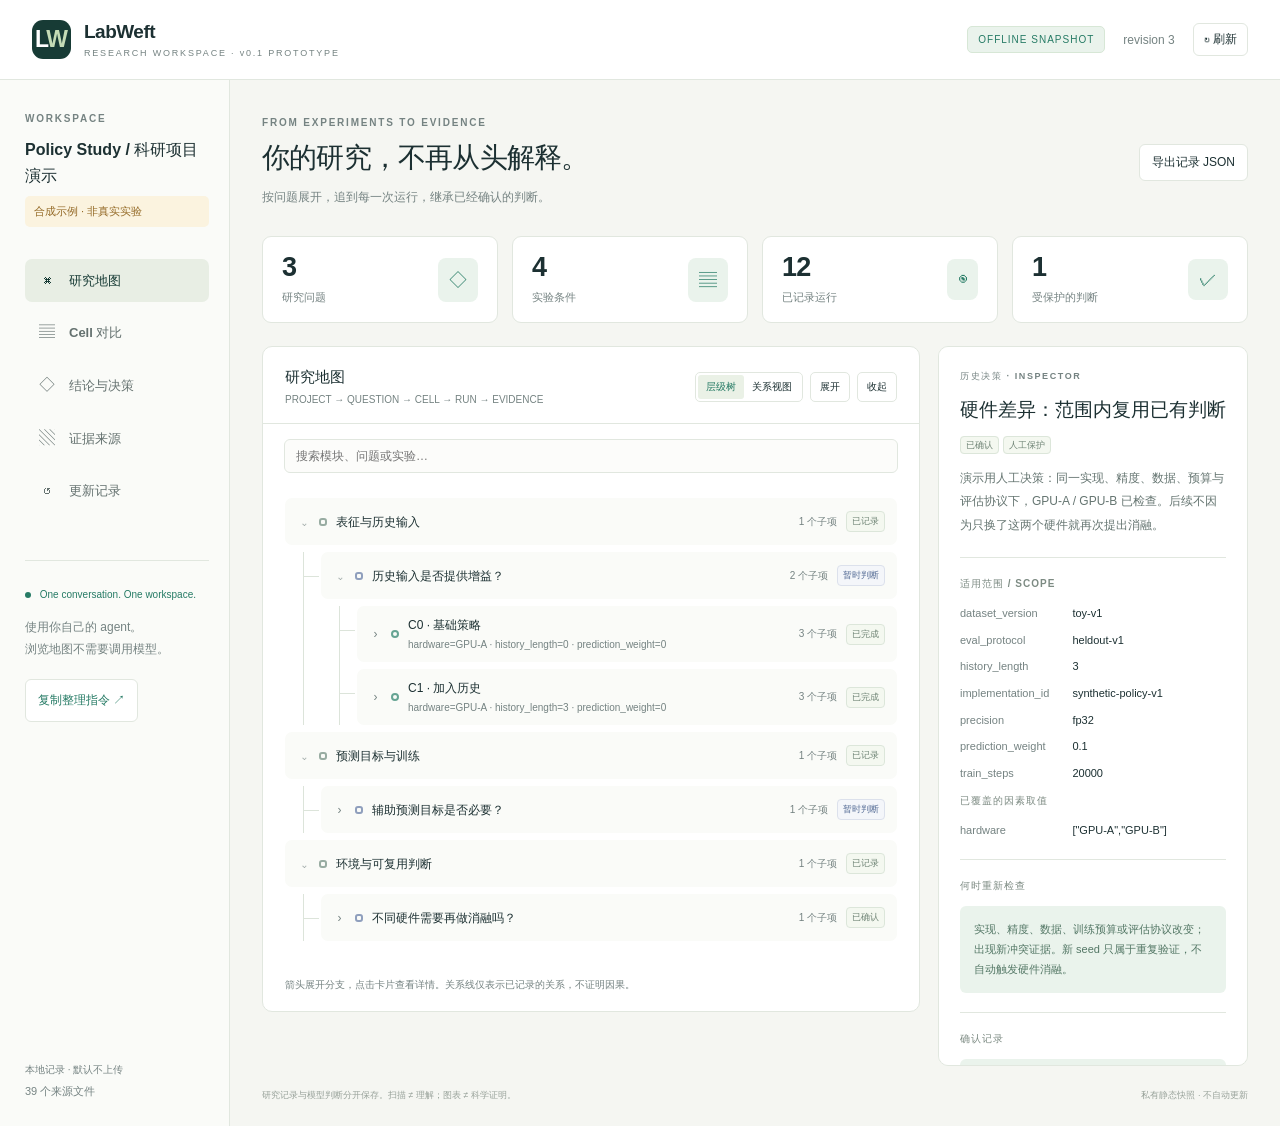
<file: examples/policy-study/.research/map.html>
<!doctype html>
<html lang="zh-CN">
<head>
<meta charset="utf-8"><meta name="viewport" content="width=device-width, initial-scale=1">
<meta name="referrer" content="no-referrer">
<title>LabWeft · 科研工作台</title>
<style>:root{--bg:#f5f6f2;--panel:#fff;--ink:#1c3032;--muted:#758382;--line:#e1e7df;--accent:#267b65;--soft:#eaf3ec;--amber:#956b28;--warning:#fbf3df;--dark:#173b35;--blue:#566d96;font-family:Inter,-apple-system,BlinkMacSystemFont,"Segoe UI","Noto Sans CJK SC","Microsoft YaHei",sans-serif;font-synthesis:none;color:var(--ink);background:var(--bg)}*{box-sizing:border-box}body{margin:0;font-size:14px}button,input,select{font:inherit}button{cursor:pointer;color:inherit}button:focus-visible,input:focus-visible,select:focus-visible{outline:3px solid #9cb9a7;outline-offset:3px}button{transition:background .15s,transform .15s}button:hover{filter:brightness(.98)}.topbar{height:80px;background:#fff;border-bottom:1px solid var(--line);display:flex;align-items:center;justify-content:space-between;padding:0 32px;gap:20px}.brand{font-size:19px;font-weight:700;letter-spacing:-.5px;display:flex;align-items:center;gap:13px}.brand small{display:block;font-size:9px;letter-spacing:1.8px;font-weight:500;color:var(--muted);margin-top:5px}.brandmark{display:flex;align-items:center;justify-content:center;background:var(--dark);color:#fff;width:39px;height:39px;border-radius:11px;font-size:23px;font-weight:600;letter-spacing:-3px;padding-right:3px}.brandmark span{color:#c4dcb6}.topright{display:flex;gap:18px;align-items:center;font-size:12px}.pill{font-size:10px;letter-spacing:1px;background:var(--soft);color:var(--accent);padding:7px 10px;border:1px solid #d7e7d6;border-radius:5px}.muted{color:var(--muted)}.iconbutton,.smallbtn{border:1px solid var(--line);border-radius:6px;background:white;padding:9px 12px;font-size:12px}.iconbutton{padding:7px 10px}.shell{display:grid;grid-template-columns:230px minmax(0,1fr);min-height:calc(100vh - 80px)}.sidebar{padding:33px 20px 24px 25px;border-right:1px solid var(--line);display:flex;flex-direction:column;min-height:calc(100vh - 80px);background:#fafbf8}.eyebrow{font-size:10px;letter-spacing:1.8px;font-weight:600;color:var(--muted)}.project-name{font-size:16px;font-weight:650;line-height:1.6;margin:13px 0 8px;overflow-wrap:anywhere}.synthetic{font-size:11px;color:var(--amber);background:var(--warning);padding:7px 9px;border-radius:5px;line-height:1.5}nav{display:flex;flex-direction:column;gap:8px;margin-top:32px}nav button{text-align:left;border:0;background:transparent;border-radius:7px;padding:12px 13px;color:#64716f;font-size:13px;font-weight:550}nav button span{font-size:16px;margin-right:13px;width:18px;display:inline-block;text-align:center}nav button.active{color:var(--dark);background:#e8eee4}nav button:hover{background:#edf0e9}.sidebar-note{margin-top:48px;padding-top:24px;border-top:1px solid var(--line);font-size:10px;line-height:1.9;color:var(--accent)}.sidebar-note p{font-size:12px;color:var(--muted);line-height:1.9;margin:12px 0 18px}.status-dot{display:inline-block;width:6px;height:6px;border-radius:50%;background:var(--accent);margin-right:6px}.sidebar-foot{margin-top:auto;padding-top:40px;color:var(--muted);font-size:10px;line-height:2}.sidebar-foot span{font-size:11px}main{padding:37px 32px 22px;min-width:0}.heading{display:flex;justify-content:space-between;align-items:center;gap:16px}.heading h1{font-size:28px;line-height:1.35;font-weight:600;letter-spacing:-.8px;margin:11px 0 10px}.heading p{color:var(--muted);font-size:12px;line-height:1.8;margin:0}.stats{display:grid;grid-template-columns:repeat(4,1fr);gap:14px;margin:28px 0 23px}.stat{border:1px solid var(--line);background:var(--panel);padding:17px 19px;border-radius:9px;display:flex;align-items:center;justify-content:space-between;min-width:0}.stat-number{font-size:27px;font-weight:550;line-height:1;letter-spacing:-.8px}.stat-label{font-size:11px;color:var(--muted);margin-top:9px}.stat-icon{font-size:18px;background:var(--soft);color:var(--accent);padding:10px 11px;border-radius:8px}.workspace-body{display:grid;grid-template-columns:minmax(0,1fr) 310px;gap:18px;align-items:start}.content,.detail{border:1px solid var(--line);background:var(--panel);border-radius:10px;overflow:hidden}.content{min-height:475px}.detail{position:sticky;top:20px;padding:23px 21px;min-width:0}.panel-head{display:flex;align-items:center;justify-content:space-between;padding:21px 22px 18px;border-bottom:1px solid var(--line);gap:10px;flex-wrap:wrap}.panel-head h2{margin:0;font-size:15px;font-weight:600}.panel-head small{color:var(--muted);font-size:10px;display:block;margin-top:7px}.panel-tools{display:flex;gap:7px}.panel-tools button{border:1px solid var(--line);font-size:10px;background:#fff;border-radius:5px;padding:6px 9px}.search{border:1px solid var(--line);border-radius:6px;padding:9px 11px;min-width:100px;font-size:12px;background:#fcfcfa;width:100%}.search-wrap{padding:15px 21px 0}.tree{padding:18px 22px 28px}.tree-list{margin:0;padding:0;list-style:none}.tree-list .tree-list{margin-left:18px;padding-left:17px;border-left:1px solid #dce4da}.node-wrap{position:relative;margin:7px 0}.tree-list .tree-list>.node-wrap:before{content:"";position:absolute;left:-18px;top:24px;width:16px;border-top:1px solid #dce4da}.node-card{display:flex;align-items:center;gap:9px;position:relative;border:1px solid transparent;border-radius:7px;background:#fafbf8;min-height:47px;padding:9px 11px;transition:background .15s;cursor:pointer}.node-card:hover{background:#f0f5ed}.node-card.selected{border-color:#9dbda8;background:#eef5ed;box-shadow:0 0 0 2px #f6f9f4}.node-toggle{border:0;background:transparent;font-size:12px;padding:1px;min-width:13px;color:var(--muted)}.node-dot{width:8px;height:8px;border:2px solid #98aca2;border-radius:3px;flex-shrink:0}.node-dot.question{border-color:#8f9fbd}.node-dot.cell{border-radius:50%;border-color:#66a493}.node-dot.run,.node-dot.evaluation{border-radius:50%;border-color:#bcc9b8;width:6px;height:6px}.node-label{font-size:12px;line-height:1.5;flex:1;min-width:0;overflow-wrap:anywhere}.node-sub{display:block;font-size:10px;color:var(--muted);margin-top:3px}.node-count{font-size:10px;color:var(--muted);white-space:nowrap}.badge{font-size:9px;white-space:nowrap;color:#708576;border:1px solid #dce6da;background:#f4f8f0;border-radius:4px;padding:3px 5px}.badge.review{color:var(--amber);border-color:#ecdfbe;background:#fff9eb}.badge.provisional{color:var(--blue);border-color:#dce1ec;background:#f4f6fa}.detail .eyebrow{font-size:9px;letter-spacing:1.6px}.detail h2{font-size:19px;font-weight:600;line-height:1.55;margin:12px 0 10px;overflow-wrap:anywhere}.detail .description{color:#657571;font-size:12px;line-height:1.95;margin:15px 0 20px}.detail-section{padding-top:19px;margin-top:19px;border-top:1px solid var(--line)}.detail-section h3{font-size:10px;letter-spacing:1px;color:#7d8b83;margin:0 0 13px;font-weight:600}.kv{display:grid;grid-template-columns:minmax(60px,.8fr) minmax(0,1.2fr);gap:8px 10px;font-size:11px;line-height:1.7}.kv dt{color:var(--muted);overflow-wrap:anywhere}.kv dd{margin:0;overflow-wrap:anywhere}.evidence-btn,.relation-btn{border:1px solid var(--line);background:#fafbf8;padding:9px 10px;border-radius:5px;text-align:left;font-size:11px;display:block;width:100%;margin:7px 0;line-height:1.6;overflow-wrap:anywhere}.evidence-btn small{display:block;color:var(--muted);font-size:9px;line-height:1.6}.note{background:var(--soft);font-size:11px;line-height:1.85;padding:13px 14px;border-radius:6px;color:#537765}.notice{background:var(--warning);color:var(--amber);font-size:12px;line-height:1.8;padding:12px 16px;border:1px solid #ede1c4;border-radius:7px;margin-bottom:17px}.table-wrap{overflow:auto;padding:0 20px 16px}.matrix{border-collapse:collapse;width:100%;font-size:11px;line-height:1.7;min-width:480px}.matrix th,.matrix td{border-bottom:1px solid var(--line);padding:12px 10px;vertical-align:top;text-align:left;min-width:95px;overflow-wrap:anywhere;max-width:210px}.matrix th{background:#f8faf5;font-weight:500;color:#596e62}.matrix th:first-child,.matrix td:first-child{position:sticky;left:0;min-width:145px;background:#fcfdf9;z-index:1;color:#6c7b75}.matrix tr.diff td{background:#f8fbf4}.matrix tr.diff td:first-child{background:#eff5e8;color:#557552}.matrix strong{font-size:14px;font-weight:550}.matrix .unknown{color:#b48d44}.matrix-sub{font-size:10px;display:block;color:var(--muted)}.cell-picker{display:flex;gap:8px;flex-wrap:wrap;padding:15px 20px}.cell-picker label{border:1px solid var(--line);border-radius:5px;padding:6px 8px;font-size:10px;display:flex;gap:5px;align-items:center}.cell-picker input{accent-color:var(--accent)}.matrix-options{padding:0 21px 15px;display:flex;gap:15px;align-items:center;color:var(--muted);font-size:11px;flex-wrap:wrap}.matrix-options select{font-size:11px;padding:5px;border:1px solid var(--line);border-radius:4px}.matrix-notes{padding:0 22px 20px;color:var(--muted);font-size:10px;line-height:1.9}.decision-list,.history,.source-list{padding:15px 21px 23px}.decision{padding:17px;border:1px solid var(--line);border-radius:8px;margin:0 0 13px;cursor:pointer}.decision:hover{border-color:#9cb8a1}.decision h3{font-size:14px;font-weight:600;line-height:1.7;margin:9px 0}.decision p{font-size:12px;color:var(--muted);line-height:1.9;margin:8px 0}.decision .decision-meta{font-size:10px;color:var(--accent)}.source{border-bottom:1px solid var(--line);padding:12px 0;font-size:11px;display:flex;align-items:center;gap:12px}.source-name{flex:1;min-width:0;overflow-wrap:anywhere}.source-name small{display:block;color:var(--muted);font-size:9px;margin-top:5px}.source button{font-size:10px;padding:5px 8px;border:1px solid var(--line);border-radius:4px;background:white}.source button:disabled{color:var(--muted);cursor:default}.history-item{border-left:1px solid #dce5d7;padding:0 0 22px 19px;margin-left:7px;position:relative;font-size:12px;line-height:1.8}.history-item:before{content:"";width:7px;height:7px;border-radius:50%;background:#8fa98b;position:absolute;top:6px;left:-4px}.history-item small{font-size:10px;display:block;color:var(--muted);margin-top:7px}.history-item b{font-size:10px;color:var(--accent);font-weight:500;display:block;margin-bottom:5px}.empty{padding:40px 26px;color:var(--muted);font-size:13px;line-height:2;text-align:center}.modal{position:fixed;inset:0;background:#14282480;z-index:10;padding:45px;display:flex;align-items:center;justify-content:center}.modal[hidden]{display:none}.modal>section{background:white;border-radius:10px;max-width:1000px;width:100%;height:85vh;display:flex;flex-direction:column;box-shadow:0 20px 80px #0003}.modal header{display:flex;align-items:center;justify-content:space-between;padding:20px 25px;gap:12px;border-bottom:1px solid var(--line);font-size:14px}.modal header small{display:block;color:var(--muted);font-size:10px;margin-top:7px;overflow-wrap:anywhere}.modal pre{padding:22px 25px;overflow:auto;white-space:pre-wrap;font-family:ui-monospace,SFMono-Regular,Consolas,monospace;font-size:12px;line-height:1.8;margin:0}.toast{position:fixed;bottom:25px;left:50%;transform:translateX(-50%);background:var(--dark);color:white;border-radius:7px;padding:13px 22px;font-size:12px;z-index:20}.hidden{display:none!important}footer{display:flex;gap:12px;justify-content:space-between;color:#98a29a;font-size:9px;line-height:1.8;margin-top:21px}.linkbutton{border:0;background:transparent;color:var(--accent);padding:0;text-align:left;font:inherit}.error{color:#a04740;line-height:1.8;padding:30px}.lineage-board{position:relative;overflow:auto;min-height:420px;padding:25px 20px}.lineage-grid{display:grid;grid-template-columns:repeat(3,220px);gap:45px;position:relative;z-index:1}.lane-label{font-size:10px;color:var(--muted);letter-spacing:1px;margin-bottom:20px}.lane-node{border:1px solid var(--line);border-radius:8px;background:white;position:relative;padding:14px;margin:0 0 18px;cursor:pointer;font-size:12px;line-height:1.7;box-shadow:0 2px 6px #25382106}.lane-node.selected{border-color:#9bb7a1;background:#f2f7ee}.lane-node small{display:block;font-size:10px;color:var(--muted);margin-top:7px}.lineage-svg{position:absolute;left:0;top:0;pointer-events:none;z-index:0}.view-switch{display:flex;border:1px solid var(--line);border-radius:5px;padding:2px}.view-switch button{border:0;border-radius:3px;padding:5px 8px;background:transparent}.view-switch button.active{background:#eaf1e6;color:var(--accent)}.tree-hint{font-size:10px;color:var(--muted);padding:0 22px 17px;line-height:1.8}
@media(min-width:1700px){main{padding-right:55px;padding-left:45px}.workspace-body{grid-template-columns:minmax(0,1fr) 360px}}@media(max-width:1250px){.shell{grid-template-columns:195px minmax(0,1fr)}.sidebar{padding:27px 16px}main{padding:28px 23px}.workspace-body{grid-template-columns:minmax(0,1fr) 265px}.detail{padding:20px 17px}.heading h1{font-size:24px}.stat{padding:14px}.stat-icon{display:none}.node-count{display:none}.topbar{padding:0 22px}}@media(max-width:1000px){.workspace-body{grid-template-columns:1fr}.detail{position:static}.stats{gap:9px}.shell{grid-template-columns:175px minmax(0,1fr)}.heading-actions{display:none}.detail .kv{grid-template-columns:160px 1fr}.topright{gap:9px}.topright .pill{display:none}}@media(max-width:700px){.topbar{height:70px;padding:0 17px}.brand{font-size:16px}.brand small{font-size:8px;letter-spacing:.6px}.brandmark{width:33px;height:33px;font-size:20px}.topright #revision{display:none}.shell{display:block}.sidebar{padding:13px 15px;min-height:0;border-right:0;border-bottom:1px solid var(--line);display:block}.sidebar>.eyebrow,.sidebar-note,.sidebar-foot{display:none}.project-name{font-size:14px;margin:0}.synthetic{display:inline-block;margin-top:7px}.synthetic[hidden]{display:none}nav{flex-direction:row;overflow:auto;margin-top:13px;gap:4px}nav button{white-space:nowrap;font-size:11px;padding:9px}nav button span{display:none}main{padding:25px 15px}.heading h1{font-size:22px}.heading>.eyebrow{font-size:9px}.stats{grid-template-columns:repeat(2,1fr);margin-top:22px}.stat-number{font-size:24px}.stat-icon{display:block;font-size:14px;padding:7px}.tree{padding:14px 11px}.tree-list .tree-list{margin-left:8px;padding-left:13px}.tree-list .tree-list>.node-wrap:before{left:-14px;width:12px}.node-card{padding:8px;gap:6px}.badge{font-size:8px}.panel-head{padding:17px}.modal{padding:12px}.modal>section{height:92vh}.modal header{padding:15px}.modal pre{padding:15px;font-size:11px}footer{display:block}.lineage-grid{grid-template-columns:repeat(3,185px);gap:35px}}

/* Inspectors scroll independently; evidence lists must not elongate the page. */
.detail{max-height:720px;overflow-y:auto;scrollbar-width:thin;scrollbar-color:#cad6c6 transparent}
@media(max-width:1000px){.detail{max-height:650px}}
</style>
<script id="snapshot-data" type="application/json">{"comparison":{"aggregation":"Arithmetic mean and sample SD across unambiguous, completed training seeds; not across episodes. No automatic winner or causal claim.","config_keys":["dataset_version","eval_protocol","hardware","history_length","implementation_id","precision","prediction_weight","train_steps"],"differing_keys":["hardware","history_length","prediction_weight"],"metric":"success_rate","rows":[{"config":{"dataset_version":"toy-v1","eval_protocol":"heldout-v1","hardware":"GPU-A","history_length":0,"implementation_id":"synthetic-policy-v1","precision":"fp32","prediction_weight":0.0,"train_steps":20000},"id":"cell-499f137148fd32f17357","label":"C0 · 基础策略","mean":0.64,"n":3,"protocols":["\"heldout-v1\""],"run_count":3,"run_ids":["run-3b208bd51c610c3a162c","run-374a12ec58d99a82aa80","run-81176abe61ccca204a8e"],"sd":0.010000000000000009,"warnings":[]},{"config":{"dataset_version":"toy-v1","eval_protocol":"heldout-v1","hardware":"GPU-A","history_length":3,"implementation_id":"synthetic-policy-v1","precision":"fp32","prediction_weight":0.0,"train_steps":20000},"id":"cell-af29b9da2cdfda4b000c","label":"C1 · 加入历史","mean":0.72,"n":3,"protocols":["\"heldout-v1\""],"run_count":3,"run_ids":["run-544c1410ee49003e28db","run-df08eb9c7bf0fc9ff4fb","run-d5a47e80cf22d7d81434"],"sd":0.010000000000000009,"warnings":[]},{"config":{"dataset_version":"toy-v1","eval_protocol":"heldout-v1","hardware":"GPU-A","history_length":3,"implementation_id":"synthetic-policy-v1","precision":"fp32","prediction_weight":0.1,"train_steps":20000},"id":"cell-a1a236a72c3aad889051","label":"C2 · 加入预测目标","mean":0.75,"n":3,"protocols":["\"heldout-v1\""],"run_count":3,"run_ids":["run-ce7cb771a45fef80314a","run-02b74f3cfcdcb26e2168","run-d029f273bb2cfdfabc0c"],"sd":0.010000000000000009,"warnings":[]},{"config":{"dataset_version":"toy-v1","eval_protocol":"heldout-v1","hardware":"GPU-B","history_length":3,"implementation_id":"synthetic-policy-v1","precision":"fp32","prediction_weight":0.1,"train_steps":20000},"id":"cell-41136989fd25783f1af4","label":"C3 · 已有硬件对照","mean":0.7433333333333333,"n":3,"protocols":["\"heldout-v1\""],"run_count":3,"run_ids":["run-43ef97a50dbe63f2197c","run-1258ffce442b95733e62","run-1259169f9dbe15c64a78"],"sd":0.011547005383792526,"warnings":[]}],"warnings":[]},"drift":[],"edges":{"edge-aux":{"id":"edge-aux","relation":"compares","source":"cell-a1a236a72c3aad889051","target":"cell-af29b9da2cdfda4b000c"},"edge-hardware":{"id":"edge-hardware","relation":"compares","source":"cell-41136989fd25783f1af4","target":"cell-a1a236a72c3aad889051"},"edge-history":{"id":"edge-history","relation":"compares","source":"cell-af29b9da2cdfda4b000c","target":"cell-499f137148fd32f17357"}},"evidence_texts":{"1650da68b65a52f46da5cb254037232d769b635696f510f1197f8bd64dff2f46":"{\n  \"metrics\": {\n    \"success_rate\": 0.75\n  },\n  \"note\": \"Hand-authored fixture. No training performed.\",\n  \"status\": \"completed\",\n  \"synthetic\": true\n}\n","17ee0315628378c600768dbc47b74cb775d2cd2778763bc2d189ec61fb4059dd":"{\n  \"dataset_version\": \"toy-v1\",\n  \"eval_protocol\": \"heldout-v1\",\n  \"hardware\": \"GPU-A\",\n  \"history_length\": 3,\n  \"implementation_id\": \"synthetic-policy-v1\",\n  \"precision\": \"fp32\",\n  \"prediction_weight\": 0.1,\n  \"seed\": 2,\n  \"train_steps\": 20000\n}\n","18b2b42366ca8aa75a895aa7453ba2a323aa4801555e8276f5f880f9b4ec6468":"{\n  \"code_revision\": \"SYNTHETIC-CODE-v1-NOT-A-GIT-COMMIT\",\n  \"dataset_version\": \"toy-v1\",\n  \"eval_protocol\": \"heldout-v1\",\n  \"run_id\": \"synthetic-C1-1\",\n  \"seed\": 1,\n  \"status\": \"completed\"\n}\n","2572a2c117ed2d1d60ab649f9ac02667cd054b15d6ece2c4807339962237bff5":"{\n  \"dataset_version\": \"toy-v1\",\n  \"eval_protocol\": \"heldout-v1\",\n  \"hardware\": \"GPU-A\",\n  \"history_length\": 3,\n  \"implementation_id\": \"synthetic-policy-v1\",\n  \"precision\": \"fp32\",\n  \"prediction_weight\": 0.0,\n  \"seed\": 1,\n  \"train_steps\": 20000\n}\n","2e787d1d1acfffe6800b2b7595bbf98fba0dceeb41420037c1386d4d28f2205d":"{\n  \"dataset_version\": \"toy-v1\",\n  \"eval_protocol\": \"heldout-v1\",\n  \"hardware\": \"GPU-A\",\n  \"history_length\": 3,\n  \"implementation_id\": \"synthetic-policy-v1\",\n  \"precision\": \"fp32\",\n  \"prediction_weight\": 0.1,\n  \"seed\": 1,\n  \"train_steps\": 20000\n}\n","30c3cbbf23e712fc25ae230e221f20a85c4d93dc32ea36b55b95d8406fbc2e52":"{\n  \"code_revision\": \"SYNTHETIC-CODE-v1-NOT-A-GIT-COMMIT\",\n  \"dataset_version\": \"toy-v1\",\n  \"eval_protocol\": \"heldout-v1\",\n  \"run_id\": \"synthetic-C1-0\",\n  \"seed\": 0,\n  \"status\": \"completed\"\n}\n","3da157d3acf037befd7685123fd9ad99533634143eaf3c8ef1fea053009f3e33":"{\n  \"metrics\": {\n    \"success_rate\": 0.64\n  },\n  \"note\": \"Hand-authored fixture. No training performed.\",\n  \"status\": \"completed\",\n  \"synthetic\": true\n}\n","3fd8d85c2999812d2d54b37ffebd609c49b7149f5433099ef3b072d6733964bf":"{\n  \"code_revision\": \"SYNTHETIC-CODE-v1-NOT-A-GIT-COMMIT\",\n  \"dataset_version\": \"toy-v1\",\n  \"eval_protocol\": \"heldout-v1\",\n  \"run_id\": \"synthetic-C0-2\",\n  \"seed\": 2,\n  \"status\": \"completed\"\n}\n","53c27232c00dbc3859a9e7800ae225fd280d512751b41314ba84947887c98740":"{\n  \"metrics\": {\n    \"success_rate\": 0.71\n  },\n  \"note\": \"Hand-authored fixture. No training performed.\",\n  \"status\": \"completed\",\n  \"synthetic\": true\n}\n","5c149373b4f64ae77159eb9e90e7f9bd3a9bb797533852ed58dafc0b718ea213":"{\n  \"dataset_version\": \"toy-v1\",\n  \"eval_protocol\": \"heldout-v1\",\n  \"hardware\": \"GPU-A\",\n  \"history_length\": 0,\n  \"implementation_id\": \"synthetic-policy-v1\",\n  \"precision\": \"fp32\",\n  \"prediction_weight\": 0.0,\n  \"seed\": 1,\n  \"train_steps\": 20000\n}\n","63f274c1af61234075e6c87f64258e751c380a33ac3ffa11ad0071a6cfbf2a5a":"# Synthetic research notes\n\nThis is a UI and state-management fixture, not scientific evidence.\n\n## Questions\nQ-history: What changes when history_length moves from 0 to 3?\nQ-aux: With history enabled, what is the incremental effect of prediction_weight=0.1?\nQ-hardware: Should a new hardware-only ablation be recommended again?\n\n## Demonstration-only researcher decision\nThe synthetic researcher has already reviewed GPU-A and GPU-B under the same\nimplementation, dataset, precision, budget and evaluation protocol. For this\nfixture only, they accept reuse of the hardware judgment for the explicitly\nrecorded scope. This note does NOT establish statistical equivalence and does\nnot apply to real hardware or any real research project.\n\nReopen if implementation, precision, data, effective budget, or evaluation\nprotocol changes, or new contradictory evidence appears. A new training seed\nis replication, not a reason to repeat the hardware ablation.\n","699fab5cf85a55beabbe0e28d992aace34565bf44ae2c4bc1c8ac9f84475985d":"{\n  \"metrics\": {\n    \"success_rate\": 0.74\n  },\n  \"note\": \"Hand-authored fixture. No training performed.\",\n  \"status\": \"completed\",\n  \"synthetic\": true\n}\n","6c583a8f33c08813576e5d6e9f6537aabca6be97ae4693547b60d38092f438bf":"{\n  \"metrics\": {\n    \"success_rate\": 0.72\n  },\n  \"note\": \"Hand-authored fixture. No training performed.\",\n  \"status\": \"completed\",\n  \"synthetic\": true\n}\n","71187941b7507555b0d950db6ab26cf9dc0f5463fda7f53a95036bc485ea01f4":"{\n  \"dataset_version\": \"toy-v1\",\n  \"eval_protocol\": \"heldout-v1\",\n  \"hardware\": \"GPU-B\",\n  \"history_length\": 3,\n  \"implementation_id\": \"synthetic-policy-v1\",\n  \"precision\": \"fp32\",\n  \"prediction_weight\": 0.1,\n  \"seed\": 2,\n  \"train_steps\": 20000\n}\n","7e561102166aff7d2d5a72ce4b5371d2385e27da6610a780a3ad8e0e33418794":"{\n  \"dataset_version\": \"toy-v1\",\n  \"eval_protocol\": \"heldout-v1\",\n  \"hardware\": \"GPU-A\",\n  \"history_length\": 0,\n  \"implementation_id\": \"synthetic-policy-v1\",\n  \"precision\": \"fp32\",\n  \"prediction_weight\": 0.0,\n  \"seed\": 0,\n  \"train_steps\": 20000\n}\n","80003efea285975890ec6d0e61485ca6acde18c28712ca9850b37fdde5530748":"{\n  \"metrics\": {\n    \"success_rate\": 0.63\n  },\n  \"note\": \"Hand-authored fixture. No training performed.\",\n  \"status\": \"completed\",\n  \"synthetic\": true\n}\n","84ec8b6513da09980fed5ddb1d34fa6d889397f5b08da8abfdd03fa8649488d0":"{\n  \"code_revision\": \"SYNTHETIC-CODE-v1-NOT-A-GIT-COMMIT\",\n  \"dataset_version\": \"toy-v1\",\n  \"eval_protocol\": \"heldout-v1\",\n  \"run_id\": \"synthetic-C0-0\",\n  \"seed\": 0,\n  \"status\": \"completed\"\n}\n","861c17175b206c1ccf87854691a11b6670d69342c8707471933172b738da8471":"{\n  \"code_revision\": \"SYNTHETIC-CODE-v1-NOT-A-GIT-COMMIT\",\n  \"dataset_version\": \"toy-v1\",\n  \"eval_protocol\": \"heldout-v1\",\n  \"run_id\": \"synthetic-C2-0\",\n  \"seed\": 0,\n  \"status\": \"completed\"\n}\n","874ecc5901e0478e55457fbf0cd3bb5652afac4910542294bf68299f8e604737":"{\n  \"dataset_version\": \"toy-v1\",\n  \"eval_protocol\": \"heldout-v1\",\n  \"hardware\": \"GPU-B\",\n  \"history_length\": 3,\n  \"implementation_id\": \"synthetic-policy-v1\",\n  \"precision\": \"fp32\",\n  \"prediction_weight\": 0.1,\n  \"seed\": 1,\n  \"train_steps\": 20000\n}\n","9101b16d2b8fd326e18e66c8189d0eeb8c5e3488af1ee4de22b648a3355ae8e2":"{\n  \"code_revision\": \"SYNTHETIC-CODE-v1-NOT-A-GIT-COMMIT\",\n  \"dataset_version\": \"toy-v1\",\n  \"eval_protocol\": \"heldout-v1\",\n  \"run_id\": \"synthetic-C3-0\",\n  \"seed\": 0,\n  \"status\": \"completed\"\n}\n","9273e7f1260e32ab5df363f0c842f4465ef8478b25a92287502e20be85a3cf41":"{\n  \"metrics\": {\n    \"success_rate\": 0.76\n  },\n  \"note\": \"Hand-authored fixture. No training performed.\",\n  \"status\": \"completed\",\n  \"synthetic\": true\n}\n","96811afdd38130fedc7cc3b5a3aee7d3041a89ab3a1f6452466791cc8c58adad":"{\n  \"code_revision\": \"SYNTHETIC-CODE-v1-NOT-A-GIT-COMMIT\",\n  \"dataset_version\": \"toy-v1\",\n  \"eval_protocol\": \"heldout-v1\",\n  \"run_id\": \"synthetic-C0-1\",\n  \"seed\": 1,\n  \"status\": \"completed\"\n}\n","9902f47232f2db8e59fc621f8046905e7284dada036e90879872edd8f66cc75f":"{\n  \"dataset_version\": \"toy-v1\",\n  \"eval_protocol\": \"heldout-v1\",\n  \"hardware\": \"GPU-B\",\n  \"history_length\": 3,\n  \"implementation_id\": \"synthetic-policy-v1\",\n  \"precision\": \"fp32\",\n  \"prediction_weight\": 0.1,\n  \"seed\": 0,\n  \"train_steps\": 20000\n}\n","a60e9f930bc8116fc5fd9b4593c0b6ab031f1a534c722216bb812212db5eaf6b":"{\n  \"code_revision\": \"SYNTHETIC-CODE-v1-NOT-A-GIT-COMMIT\",\n  \"dataset_version\": \"toy-v1\",\n  \"eval_protocol\": \"heldout-v1\",\n  \"run_id\": \"synthetic-C3-2\",\n  \"seed\": 2,\n  \"status\": \"completed\"\n}\n","a98f1633cf546efe9e47ff2b53688bb2ccacd5e13a9dec38f777a27e7cae48d9":"{\n  \"dataset_version\": \"toy-v1\",\n  \"eval_protocol\": \"heldout-v1\",\n  \"hardware\": \"GPU-A\",\n  \"history_length\": 3,\n  \"implementation_id\": \"synthetic-policy-v1\",\n  \"precision\": \"fp32\",\n  \"prediction_weight\": 0.1,\n  \"seed\": 0,\n  \"train_steps\": 20000\n}\n","ad1755c2acc110c0b4caa65c3272ea4ac2345813748baaa53bb932de75dbb5c1":"{\n  \"dataset_version\": \"toy-v1\",\n  \"eval_protocol\": \"heldout-v1\",\n  \"hardware\": \"GPU-A\",\n  \"history_length\": 3,\n  \"implementation_id\": \"synthetic-policy-v1\",\n  \"precision\": \"fp32\",\n  \"prediction_weight\": 0.0,\n  \"seed\": 2,\n  \"train_steps\": 20000\n}\n","b238fa1cb99280513f9e3b7a9a44c6ee569b4f690bda361bc8caffeca070df7a":"{\n  \"dataset_version\": \"toy-v1\",\n  \"eval_protocol\": \"heldout-v1\",\n  \"hardware\": \"GPU-A\",\n  \"history_length\": 0,\n  \"implementation_id\": \"synthetic-policy-v1\",\n  \"precision\": \"fp32\",\n  \"prediction_weight\": 0.0,\n  \"seed\": 2,\n  \"train_steps\": 20000\n}\n","db8ad60d7510e2f9763ae77c3ddb81ede232a47cb5400872f0f0b3d84e9f32d5":"{\n  \"metrics\": {\n    \"success_rate\": 0.73\n  },\n  \"note\": \"Hand-authored fixture. No training performed.\",\n  \"status\": \"completed\",\n  \"synthetic\": true\n}\n","e98b529341b7104be76091e3d5b7435de9ee3f7d14fa591f0f7b86921a39ea56":"{\n  \"code_revision\": \"SYNTHETIC-CODE-v1-NOT-A-GIT-COMMIT\",\n  \"dataset_version\": \"toy-v1\",\n  \"eval_protocol\": \"heldout-v1\",\n  \"run_id\": \"synthetic-C2-1\",\n  \"seed\": 1,\n  \"status\": \"completed\"\n}\n","eb97df2603f092e835ecb897978f7e48fbc2e775ee35f99751933a8bb7bbbc68":"{\n  \"code_revision\": \"SYNTHETIC-CODE-v1-NOT-A-GIT-COMMIT\",\n  \"dataset_version\": \"toy-v1\",\n  \"eval_protocol\": \"heldout-v1\",\n  \"run_id\": \"synthetic-C1-2\",\n  \"seed\": 2,\n  \"status\": \"completed\"\n}\n","f32a01ee6224de77561e94306dce5de951217066b094b25184b3ef8a65b89a96":"{\n  \"code_revision\": \"SYNTHETIC-CODE-v1-NOT-A-GIT-COMMIT\",\n  \"dataset_version\": \"toy-v1\",\n  \"eval_protocol\": \"heldout-v1\",\n  \"run_id\": \"synthetic-C2-2\",\n  \"seed\": 2,\n  \"status\": \"completed\"\n}\n","f4dff9282e69a22802b016d27ff02bf607c314a9cc5933479d7b211adf2fcb5e":"{\n  \"code_revision\": \"SYNTHETIC-CODE-v1-NOT-A-GIT-COMMIT\",\n  \"dataset_version\": \"toy-v1\",\n  \"eval_protocol\": \"heldout-v1\",\n  \"run_id\": \"synthetic-C3-1\",\n  \"seed\": 1,\n  \"status\": \"completed\"\n}\n","f7839e1a835ef7a232222b3afe37b139496de14d9b9234f698d08e7e916d0c3f":"{\n  \"metrics\": {\n    \"success_rate\": 0.65\n  },\n  \"note\": \"Hand-authored fixture. No training performed.\",\n  \"status\": \"completed\",\n  \"synthetic\": true\n}\n","f8987991eb8ecb800cab7d5cf6fcf9f33f6edea47550d2da45d903569c03038a":"{\n  \"dataset_version\": \"toy-v1\",\n  \"eval_protocol\": \"heldout-v1\",\n  \"hardware\": \"GPU-A\",\n  \"history_length\": 3,\n  \"implementation_id\": \"synthetic-policy-v1\",\n  \"precision\": \"fp32\",\n  \"prediction_weight\": 0.0,\n  \"seed\": 0,\n  \"train_steps\": 20000\n}\n"},"files":{"file-0240affb86911d697efd":{"id":"file-0240affb86911d697efd","missing":false,"path":"results/C2-seed-1/run.json","sha256":"e98b529341b7104be76091e3d5b7435de9ee3f7d14fa591f0f7b86921a39ea56","size":192,"snapshot":"text_snapshot","source":"project"},"file-17b1470e88c69f4aef5c":{"id":"file-17b1470e88c69f4aef5c","missing":false,"path":"results/C3-seed-0/metrics.json","sha256":"db8ad60d7510e2f9763ae77c3ddb81ede232a47cb5400872f0f0b3d84e9f32d5","size":153,"snapshot":"text_snapshot","source":"project"},"file-2187a80420d8ce63eaca":{"id":"file-2187a80420d8ce63eaca","missing":false,"path":"results/C2-seed-2/run.json","sha256":"f32a01ee6224de77561e94306dce5de951217066b094b25184b3ef8a65b89a96","size":192,"snapshot":"text_snapshot","source":"project"},"file-270679906f9a5d6a59da":{"id":"file-270679906f9a5d6a59da","missing":false,"path":"results/C2-seed-1/metrics.json","sha256":"9273e7f1260e32ab5df363f0c842f4465ef8478b25a92287502e20be85a3cf41","size":153,"snapshot":"text_snapshot","source":"project"},"file-2867ed92718cc619e9fe":{"id":"file-2867ed92718cc619e9fe","missing":false,"path":"results/C0-seed-1/run.json","sha256":"96811afdd38130fedc7cc3b5a3aee7d3041a89ab3a1f6452466791cc8c58adad","size":192,"snapshot":"text_snapshot","source":"project"},"file-2a2aa28b3eb27b52de6a":{"id":"file-2a2aa28b3eb27b52de6a","missing":false,"path":"README.md","sha256":"c43f23af651a7fa77d59b5fd79924b48d40e18802b9624fb77748d80b914236c","size":213,"snapshot":"text_snapshot","source":"project"},"file-34df6fc67768007bd3e5":{"id":"file-34df6fc67768007bd3e5","missing":false,"path":"results/C1-seed-1/metrics.json","sha256":"db8ad60d7510e2f9763ae77c3ddb81ede232a47cb5400872f0f0b3d84e9f32d5","size":153,"snapshot":"text_snapshot","source":"project"},"file-4258718aa70190a998e8":{"id":"file-4258718aa70190a998e8","missing":false,"path":"results/C0-seed-0/run.json","sha256":"84ec8b6513da09980fed5ddb1d34fa6d889397f5b08da8abfdd03fa8649488d0","size":192,"snapshot":"text_snapshot","source":"project"},"file-469a64312a98d289b2ed":{"id":"file-469a64312a98d289b2ed","missing":false,"path":"results/C0-seed-2/metrics.json","sha256":"3da157d3acf037befd7685123fd9ad99533634143eaf3c8ef1fea053009f3e33","size":153,"snapshot":"text_snapshot","source":"project"},"file-4acce541738d03c75d29":{"id":"file-4acce541738d03c75d29","missing":false,"path":"results/C1-seed-0/config.json","sha256":"f8987991eb8ecb800cab7d5cf6fcf9f33f6edea47550d2da45d903569c03038a","size":247,"snapshot":"text_snapshot","source":"project"},"file-4af4e423ed43321058b4":{"id":"file-4af4e423ed43321058b4","missing":false,"path":"code/policy.py","sha256":"89881e518668663fd7da4af36701877cf720e26f42aef8b75e2e321ddf593573","size":537,"snapshot":"text_snapshot","source":"project","symbols":[{"kind":"ClassDef","line":3,"name":"HistoryEncoder"},{"kind":"FunctionDef","line":11,"name":"auxiliary_objective"},{"kind":"FunctionDef","line":4,"name":"__init__"},{"kind":"FunctionDef","line":7,"name":"encode"}]},"file-4caafddd78ac6e5fac6d":{"id":"file-4caafddd78ac6e5fac6d","missing":false,"path":"results/C0-seed-2/config.json","sha256":"b238fa1cb99280513f9e3b7a9a44c6ee569b4f690bda361bc8caffeca070df7a","size":247,"snapshot":"text_snapshot","source":"project"},"file-4ee3a23382287817d75e":{"id":"file-4ee3a23382287817d75e","missing":false,"path":"results/C1-seed-0/metrics.json","sha256":"53c27232c00dbc3859a9e7800ae225fd280d512751b41314ba84947887c98740","size":153,"snapshot":"text_snapshot","source":"project"},"file-5069e1b5ffd33a434c16":{"id":"file-5069e1b5ffd33a434c16","missing":false,"path":"results/C1-seed-0/run.json","sha256":"30c3cbbf23e712fc25ae230e221f20a85c4d93dc32ea36b55b95d8406fbc2e52","size":192,"snapshot":"text_snapshot","source":"project"},"file-515e656293c56d56121f":{"id":"file-515e656293c56d56121f","missing":false,"path":"results/C2-seed-0/run.json","sha256":"861c17175b206c1ccf87854691a11b6670d69342c8707471933172b738da8471","size":192,"snapshot":"text_snapshot","source":"project"},"file-521f9f2cdc432e01993f":{"id":"file-521f9f2cdc432e01993f","missing":false,"path":"results/C0-seed-2/run.json","sha256":"3fd8d85c2999812d2d54b37ffebd609c49b7149f5433099ef3b072d6733964bf","size":192,"snapshot":"text_snapshot","source":"project"},"file-571ced7075502bab827f":{"id":"file-571ced7075502bab827f","missing":false,"path":"results/C1-seed-2/metrics.json","sha256":"6c583a8f33c08813576e5d6e9f6537aabca6be97ae4693547b60d38092f438bf","size":153,"snapshot":"text_snapshot","source":"project"},"file-584e920954b91c0fef42":{"id":"file-584e920954b91c0fef42","missing":false,"path":"results/C2-seed-2/config.json","sha256":"17ee0315628378c600768dbc47b74cb775d2cd2778763bc2d189ec61fb4059dd","size":247,"snapshot":"text_snapshot","source":"project"},"file-59d0028a5669cacda3ac":{"id":"file-59d0028a5669cacda3ac","missing":false,"path":"results/C0-seed-1/config.json","sha256":"5c149373b4f64ae77159eb9e90e7f9bd3a9bb797533852ed58dafc0b718ea213","size":247,"snapshot":"text_snapshot","source":"project"},"file-63dd9c78ee967502d818":{"id":"file-63dd9c78ee967502d818","missing":false,"path":"results/C2-seed-0/metrics.json","sha256":"699fab5cf85a55beabbe0e28d992aace34565bf44ae2c4bc1c8ac9f84475985d","size":153,"snapshot":"text_snapshot","source":"project"},"file-6e9d341f0277ff752300":{"id":"file-6e9d341f0277ff752300","missing":false,"path":"results/C3-seed-1/run.json","sha256":"f4dff9282e69a22802b016d27ff02bf607c314a9cc5933479d7b211adf2fcb5e","size":192,"snapshot":"text_snapshot","source":"project"},"file-786657149f7a1f4d84dd":{"id":"file-786657149f7a1f4d84dd","missing":false,"path":"results/C1-seed-2/config.json","sha256":"ad1755c2acc110c0b4caa65c3272ea4ac2345813748baaa53bb932de75dbb5c1","size":247,"snapshot":"text_snapshot","source":"project"},"file-825e331ce59b41729c6d":{"id":"file-825e331ce59b41729c6d","missing":false,"path":"results/C1-seed-2/run.json","sha256":"eb97df2603f092e835ecb897978f7e48fbc2e775ee35f99751933a8bb7bbbc68","size":192,"snapshot":"text_snapshot","source":"project"},"file-890f29270e291f8c3ea0":{"id":"file-890f29270e291f8c3ea0","missing":false,"path":"results/C3-seed-1/config.json","sha256":"874ecc5901e0478e55457fbf0cd3bb5652afac4910542294bf68299f8e604737","size":247,"snapshot":"text_snapshot","source":"project"},"file-938f31f17f3136254247":{"id":"file-938f31f17f3136254247","missing":false,"path":"results/C3-seed-1/metrics.json","sha256":"1650da68b65a52f46da5cb254037232d769b635696f510f1197f8bd64dff2f46","size":153,"snapshot":"text_snapshot","source":"project"},"file-945ce627d5a9be7cb8d0":{"id":"file-945ce627d5a9be7cb8d0","missing":false,"path":"results/C2-seed-1/config.json","sha256":"2e787d1d1acfffe6800b2b7595bbf98fba0dceeb41420037c1386d4d28f2205d","size":247,"snapshot":"text_snapshot","source":"project"},"file-98f796f181a15356af6b":{"id":"file-98f796f181a15356af6b","missing":false,"path":"results/C3-seed-2/config.json","sha256":"71187941b7507555b0d950db6ab26cf9dc0f5463fda7f53a95036bc485ea01f4","size":247,"snapshot":"text_snapshot","source":"project"},"file-a3d5603cd8cdb74f54b2":{"id":"file-a3d5603cd8cdb74f54b2","missing":false,"path":"results/C2-seed-2/metrics.json","sha256":"1650da68b65a52f46da5cb254037232d769b635696f510f1197f8bd64dff2f46","size":153,"snapshot":"text_snapshot","source":"project"},"file-a625f91f408e61819c80":{"id":"file-a625f91f408e61819c80","missing":false,"path":"results/C0-seed-0/config.json","sha256":"7e561102166aff7d2d5a72ce4b5371d2385e27da6610a780a3ad8e0e33418794","size":247,"snapshot":"text_snapshot","source":"project"},"file-a7f9c7a013b46fa27137":{"id":"file-a7f9c7a013b46fa27137","missing":false,"path":"results/C0-seed-1/metrics.json","sha256":"f7839e1a835ef7a232222b3afe37b139496de14d9b9234f698d08e7e916d0c3f","size":153,"snapshot":"text_snapshot","source":"project"},"file-ab6961c9fdf9afaa921a":{"id":"file-ab6961c9fdf9afaa921a","missing":false,"path":"results/C3-seed-2/metrics.json","sha256":"1650da68b65a52f46da5cb254037232d769b635696f510f1197f8bd64dff2f46","size":153,"snapshot":"text_snapshot","source":"project"},"file-b31192b61dbd68f24c72":{"id":"file-b31192b61dbd68f24c72","missing":false,"path":"results/C3-seed-0/run.json","sha256":"9101b16d2b8fd326e18e66c8189d0eeb8c5e3488af1ee4de22b648a3355ae8e2","size":192,"snapshot":"text_snapshot","source":"project"},"file-b9f699ff06a6b6849b18":{"id":"file-b9f699ff06a6b6849b18","missing":false,"path":"results/C1-seed-1/run.json","sha256":"18b2b42366ca8aa75a895aa7453ba2a323aa4801555e8276f5f880f9b4ec6468","size":192,"snapshot":"text_snapshot","source":"project"},"file-e142a94d579a44bcc629":{"id":"file-e142a94d579a44bcc629","missing":false,"path":"results/C3-seed-2/run.json","sha256":"a60e9f930bc8116fc5fd9b4593c0b6ab031f1a534c722216bb812212db5eaf6b","size":192,"snapshot":"text_snapshot","source":"project"},"file-e4a524485715e0791113":{"id":"file-e4a524485715e0791113","missing":false,"path":"results/C2-seed-0/config.json","sha256":"a98f1633cf546efe9e47ff2b53688bb2ccacd5e13a9dec38f777a27e7cae48d9","size":247,"snapshot":"text_snapshot","source":"project"},"file-ea37c4ed4da11ff25177":{"id":"file-ea37c4ed4da11ff25177","missing":false,"path":"results/C1-seed-1/config.json","sha256":"2572a2c117ed2d1d60ab649f9ac02667cd054b15d6ece2c4807339962237bff5","size":247,"snapshot":"text_snapshot","source":"project"},"file-f7f34bdf4c8d75384e86":{"id":"file-f7f34bdf4c8d75384e86","missing":false,"path":"results/C0-seed-0/metrics.json","sha256":"80003efea285975890ec6d0e61485ca6acde18c28712ca9850b37fdde5530748","size":153,"snapshot":"text_snapshot","source":"project"},"file-f9659dcf81cac39ed2e2":{"id":"file-f9659dcf81cac39ed2e2","missing":false,"path":"results/C3-seed-0/config.json","sha256":"9902f47232f2db8e59fc621f8046905e7284dada036e90879872edd8f66cc75f","size":247,"snapshot":"text_snapshot","source":"project"},"file-fdbf6685537cb0744d4a":{"id":"file-fdbf6685537cb0744d4a","missing":false,"path":"research-notes.md","sha256":"63f274c1af61234075e6c87f64258e751c380a33ac3ffa11ad0071a6cfbf2a5a","size":952,"snapshot":"text_snapshot","source":"project"}},"history":[{"actor":"scanner","at":"2026-09-27T18:17:29+00:00","reason":"Read-only source scan and conservative run ingestion","revision":1},{"actor":"demo-fixture","at":"2026-09-27T18:17:29+00:00","reason":"Synthetic semantic mapping: research questions, cells, evidence and bounded decisions","revision":2},{"actor":"human:synthetic-reviewer","at":"2026-09-27T18:17:29+00:00","reason":"Human confirmation: 合成示例中的人工确认；仅用于测试有范围的历史复用，不是实际硬件结论。","revision":3}],"last_hash":"9ed51a8dd1f5f38a140845f58e8ef0569ed8309088f42288d70d549bbcf318ca","mode":"snapshot","nodes":{"cell-41136989fd25783f1af4":{"attrs":{"assignment":"provisional exact config match; not scientific equivalence","config":{"dataset_version":"toy-v1","eval_protocol":"heldout-v1","hardware":"GPU-B","history_length":3,"implementation_id":"synthetic-policy-v1","precision":"fp32","prediction_weight":0.1,"train_steps":20000}},"description":"合成数据中的一个明确实验条件。下方三个 run 分别对应三个独立 seed。","evidence":[{"file_id":"file-b31192b61dbd68f24c72","locator":"full file","sha256":"9101b16d2b8fd326e18e66c8189d0eeb8c5e3488af1ee4de22b648a3355ae8e2"},{"file_id":"file-f9659dcf81cac39ed2e2","locator":"full file","sha256":"9902f47232f2db8e59fc621f8046905e7284dada036e90879872edd8f66cc75f"}],"id":"cell-41136989fd25783f1af4","kind":"cell","label":"C3 · 已有硬件对照","parent_id":"question-hardware","status":"completed"},"cell-499f137148fd32f17357":{"attrs":{"assignment":"provisional exact config match; not scientific equivalence","config":{"dataset_version":"toy-v1","eval_protocol":"heldout-v1","hardware":"GPU-A","history_length":0,"implementation_id":"synthetic-policy-v1","precision":"fp32","prediction_weight":0.0,"train_steps":20000}},"description":"合成数据中的一个明确实验条件。下方三个 run 分别对应三个独立 seed。","evidence":[{"file_id":"file-4258718aa70190a998e8","locator":"full file","sha256":"84ec8b6513da09980fed5ddb1d34fa6d889397f5b08da8abfdd03fa8649488d0"},{"file_id":"file-a625f91f408e61819c80","locator":"full file","sha256":"7e561102166aff7d2d5a72ce4b5371d2385e27da6610a780a3ad8e0e33418794"}],"id":"cell-499f137148fd32f17357","kind":"cell","label":"C0 · 基础策略","parent_id":"question-history","status":"completed"},"cell-a1a236a72c3aad889051":{"attrs":{"assignment":"provisional exact config match; not scientific equivalence","config":{"dataset_version":"toy-v1","eval_protocol":"heldout-v1","hardware":"GPU-A","history_length":3,"implementation_id":"synthetic-policy-v1","precision":"fp32","prediction_weight":0.1,"train_steps":20000}},"description":"合成数据中的一个明确实验条件。下方三个 run 分别对应三个独立 seed。","evidence":[{"file_id":"file-515e656293c56d56121f","locator":"full file","sha256":"861c17175b206c1ccf87854691a11b6670d69342c8707471933172b738da8471"},{"file_id":"file-e4a524485715e0791113","locator":"full file","sha256":"a98f1633cf546efe9e47ff2b53688bb2ccacd5e13a9dec38f777a27e7cae48d9"}],"id":"cell-a1a236a72c3aad889051","kind":"cell","label":"C2 · 加入预测目标","parent_id":"question-aux","status":"completed"},"cell-af29b9da2cdfda4b000c":{"attrs":{"assignment":"provisional exact config match; not scientific equivalence","config":{"dataset_version":"toy-v1","eval_protocol":"heldout-v1","hardware":"GPU-A","history_length":3,"implementation_id":"synthetic-policy-v1","precision":"fp32","prediction_weight":0.0,"train_steps":20000}},"description":"合成数据中的一个明确实验条件。下方三个 run 分别对应三个独立 seed。","evidence":[{"file_id":"file-5069e1b5ffd33a434c16","locator":"full file","sha256":"30c3cbbf23e712fc25ae230e221f20a85c4d93dc32ea36b55b95d8406fbc2e52"},{"file_id":"file-4acce541738d03c75d29","locator":"full file","sha256":"f8987991eb8ecb800cab7d5cf6fcf9f33f6edea47550d2da45d903569c03038a"}],"id":"cell-af29b9da2cdfda4b000c","kind":"cell","label":"C1 · 加入历史","parent_id":"question-history","status":"completed"},"claim-aux":{"attrs":{"scope":{"dataset":"toy-v1","history_length":3,"metric":"success_rate"}},"description":"示例数据中 C2 均值高于 C1。只能描述当前条件，不等于已证明一般必要性；不把演示数字用于任何真实论文。","evidence":[{"file_id":"file-fdbf6685537cb0744d4a","locator":"full file","sha256":"63f274c1af61234075e6c87f64258e751c380a33ac3ffa11ad0071a6cfbf2a5a"}],"evidence_ids":["cell-af29b9da2cdfda4b000c","cell-a1a236a72c3aad889051"],"id":"claim-aux","kind":"claim","label":"当前有历史设定下的增量作用","parent_id":"question-aux","status":"provisional"},"decision-hardware":{"attrs":{"action":"reuse","question_id":"question-hardware","reopen_if":"实现、精度、数据、训练预算或评估协议改变；出现新冲突证据。新 seed 只属于重复验证，不自动触发硬件消融。","scope":{"covered_values":{"hardware":["GPU-A","GPU-B"]},"replication_keys":["seed"],"required_context":{"dataset_version":"toy-v1","eval_protocol":"heldout-v1","history_length":3,"implementation_id":"synthetic-policy-v1","precision":"fp32","prediction_weight":0.1,"train_steps":20000}}},"confirmation":{"at":"2026-09-27T18:17:29+00:00","note":"合成示例中的人工确认；仅用于测试有范围的历史复用，不是实际硬件结论。","reviewer":"synthetic-reviewer"},"description":"演示用人工决策：同一实现、精度、数据、预算与评估协议下，GPU-A / GPU-B 已检查。后续不因为只换了这两个硬件就再次提出消融。","evidence":[{"file_id":"file-fdbf6685537cb0744d4a","locator":"full file","sha256":"63f274c1af61234075e6c87f64258e751c380a33ac3ffa11ad0071a6cfbf2a5a"},{"file_id":"file-63dd9c78ee967502d818","locator":"reported JSON metrics","sha256":"699fab5cf85a55beabbe0e28d992aace34565bf44ae2c4bc1c8ac9f84475985d"},{"file_id":"file-515e656293c56d56121f","locator":"full file","sha256":"861c17175b206c1ccf87854691a11b6670d69342c8707471933172b738da8471"},{"file_id":"file-e4a524485715e0791113","locator":"full file","sha256":"a98f1633cf546efe9e47ff2b53688bb2ccacd5e13a9dec38f777a27e7cae48d9"},{"file_id":"file-270679906f9a5d6a59da","locator":"reported JSON metrics","sha256":"9273e7f1260e32ab5df363f0c842f4465ef8478b25a92287502e20be85a3cf41"},{"file_id":"file-0240affb86911d697efd","locator":"full file","sha256":"e98b529341b7104be76091e3d5b7435de9ee3f7d14fa591f0f7b86921a39ea56"},{"file_id":"file-945ce627d5a9be7cb8d0","locator":"full file","sha256":"2e787d1d1acfffe6800b2b7595bbf98fba0dceeb41420037c1386d4d28f2205d"},{"file_id":"file-a3d5603cd8cdb74f54b2","locator":"reported JSON metrics","sha256":"1650da68b65a52f46da5cb254037232d769b635696f510f1197f8bd64dff2f46"},{"file_id":"file-2187a80420d8ce63eaca","locator":"full file","sha256":"f32a01ee6224de77561e94306dce5de951217066b094b25184b3ef8a65b89a96"},{"file_id":"file-584e920954b91c0fef42","locator":"full file","sha256":"17ee0315628378c600768dbc47b74cb775d2cd2778763bc2d189ec61fb4059dd"},{"file_id":"file-17b1470e88c69f4aef5c","locator":"reported JSON metrics","sha256":"db8ad60d7510e2f9763ae77c3ddb81ede232a47cb5400872f0f0b3d84e9f32d5"},{"file_id":"file-b31192b61dbd68f24c72","locator":"full file","sha256":"9101b16d2b8fd326e18e66c8189d0eeb8c5e3488af1ee4de22b648a3355ae8e2"},{"file_id":"file-f9659dcf81cac39ed2e2","locator":"full file","sha256":"9902f47232f2db8e59fc621f8046905e7284dada036e90879872edd8f66cc75f"},{"file_id":"file-938f31f17f3136254247","locator":"reported JSON metrics","sha256":"1650da68b65a52f46da5cb254037232d769b635696f510f1197f8bd64dff2f46"},{"file_id":"file-6e9d341f0277ff752300","locator":"full file","sha256":"f4dff9282e69a22802b016d27ff02bf607c314a9cc5933479d7b211adf2fcb5e"},{"file_id":"file-890f29270e291f8c3ea0","locator":"full file","sha256":"874ecc5901e0478e55457fbf0cd3bb5652afac4910542294bf68299f8e604737"},{"file_id":"file-ab6961c9fdf9afaa921a","locator":"reported JSON metrics","sha256":"1650da68b65a52f46da5cb254037232d769b635696f510f1197f8bd64dff2f46"},{"file_id":"file-e142a94d579a44bcc629","locator":"full file","sha256":"a60e9f930bc8116fc5fd9b4593c0b6ab031f1a534c722216bb812212db5eaf6b"},{"file_id":"file-98f796f181a15356af6b","locator":"full file","sha256":"71187941b7507555b0d950db6ab26cf9dc0f5463fda7f53a95036bc485ea01f4"}],"evidence_ids":["cell-a1a236a72c3aad889051","cell-41136989fd25783f1af4"],"id":"decision-hardware","kind":"decision","label":"硬件差异：范围内复用已有判断","parent_id":"question-hardware","protected":true,"status":"accepted"},"evaluation-1762d09444c5e2fcda5c":{"attrs":{"metrics":{"success_rate":0.73},"protocol":"heldout-v1","selection":"reported JSON metrics"},"description":"","evidence":[{"file_id":"file-34df6fc67768007bd3e5","locator":"reported JSON metrics","sha256":"db8ad60d7510e2f9763ae77c3ddb81ede232a47cb5400872f0f0b3d84e9f32d5"}],"id":"evaluation-1762d09444c5e2fcda5c","kind":"evaluation","label":"评估 / metrics.json","parent_id":"run-df08eb9c7bf0fc9ff4fb","status":"completed"},"evaluation-25f644e3200f50f9944e":{"attrs":{"metrics":{"success_rate":0.76},"protocol":"heldout-v1","selection":"reported JSON metrics"},"description":"","evidence":[{"file_id":"file-270679906f9a5d6a59da","locator":"reported JSON metrics","sha256":"9273e7f1260e32ab5df363f0c842f4465ef8478b25a92287502e20be85a3cf41"}],"id":"evaluation-25f644e3200f50f9944e","kind":"evaluation","label":"评估 / metrics.json","parent_id":"run-02b74f3cfcdcb26e2168","status":"completed"},"evaluation-2acc2187029470b1baee":{"attrs":{"metrics":{"success_rate":0.75},"protocol":"heldout-v1","selection":"reported JSON metrics"},"description":"","evidence":[{"file_id":"file-ab6961c9fdf9afaa921a","locator":"reported JSON metrics","sha256":"1650da68b65a52f46da5cb254037232d769b635696f510f1197f8bd64dff2f46"}],"id":"evaluation-2acc2187029470b1baee","kind":"evaluation","label":"评估 / metrics.json","parent_id":"run-1259169f9dbe15c64a78","status":"completed"},"evaluation-3f35deb3dd283284da14":{"attrs":{"metrics":{"success_rate":0.75},"protocol":"heldout-v1","selection":"reported JSON metrics"},"description":"","evidence":[{"file_id":"file-a3d5603cd8cdb74f54b2","locator":"reported JSON metrics","sha256":"1650da68b65a52f46da5cb254037232d769b635696f510f1197f8bd64dff2f46"}],"id":"evaluation-3f35deb3dd283284da14","kind":"evaluation","label":"评估 / metrics.json","parent_id":"run-d029f273bb2cfdfabc0c","status":"completed"},"evaluation-47e5cc47a24f7ca583d4":{"attrs":{"metrics":{"success_rate":0.63},"protocol":"heldout-v1","selection":"reported JSON metrics"},"description":"","evidence":[{"file_id":"file-f7f34bdf4c8d75384e86","locator":"reported JSON metrics","sha256":"80003efea285975890ec6d0e61485ca6acde18c28712ca9850b37fdde5530748"}],"id":"evaluation-47e5cc47a24f7ca583d4","kind":"evaluation","label":"评估 / metrics.json","parent_id":"run-3b208bd51c610c3a162c","status":"completed"},"evaluation-4f9562d3150e5d0e25bc":{"attrs":{"metrics":{"success_rate":0.73},"protocol":"heldout-v1","selection":"reported JSON metrics"},"description":"","evidence":[{"file_id":"file-17b1470e88c69f4aef5c","locator":"reported JSON metrics","sha256":"db8ad60d7510e2f9763ae77c3ddb81ede232a47cb5400872f0f0b3d84e9f32d5"}],"id":"evaluation-4f9562d3150e5d0e25bc","kind":"evaluation","label":"评估 / metrics.json","parent_id":"run-43ef97a50dbe63f2197c","status":"completed"},"evaluation-5f976fdbff3a5ceee0b0":{"attrs":{"metrics":{"success_rate":0.64},"protocol":"heldout-v1","selection":"reported JSON metrics"},"description":"","evidence":[{"file_id":"file-469a64312a98d289b2ed","locator":"reported JSON metrics","sha256":"3da157d3acf037befd7685123fd9ad99533634143eaf3c8ef1fea053009f3e33"}],"id":"evaluation-5f976fdbff3a5ceee0b0","kind":"evaluation","label":"评估 / metrics.json","parent_id":"run-81176abe61ccca204a8e","status":"completed"},"evaluation-83d2515f580605c9ab2d":{"attrs":{"metrics":{"success_rate":0.65},"protocol":"heldout-v1","selection":"reported JSON metrics"},"description":"","evidence":[{"file_id":"file-a7f9c7a013b46fa27137","locator":"reported JSON metrics","sha256":"f7839e1a835ef7a232222b3afe37b139496de14d9b9234f698d08e7e916d0c3f"}],"id":"evaluation-83d2515f580605c9ab2d","kind":"evaluation","label":"评估 / metrics.json","parent_id":"run-374a12ec58d99a82aa80","status":"completed"},"evaluation-91d748fdebfc53164910":{"attrs":{"metrics":{"success_rate":0.71},"protocol":"heldout-v1","selection":"reported JSON metrics"},"description":"","evidence":[{"file_id":"file-4ee3a23382287817d75e","locator":"reported JSON metrics","sha256":"53c27232c00dbc3859a9e7800ae225fd280d512751b41314ba84947887c98740"}],"id":"evaluation-91d748fdebfc53164910","kind":"evaluation","label":"评估 / metrics.json","parent_id":"run-544c1410ee49003e28db","status":"completed"},"evaluation-a0a2915ae03346c810a2":{"attrs":{"metrics":{"success_rate":0.75},"protocol":"heldout-v1","selection":"reported JSON metrics"},"description":"","evidence":[{"file_id":"file-938f31f17f3136254247","locator":"reported JSON metrics","sha256":"1650da68b65a52f46da5cb254037232d769b635696f510f1197f8bd64dff2f46"}],"id":"evaluation-a0a2915ae03346c810a2","kind":"evaluation","label":"评估 / metrics.json","parent_id":"run-1258ffce442b95733e62","status":"completed"},"evaluation-b4dadbf137517e498399":{"attrs":{"metrics":{"success_rate":0.74},"protocol":"heldout-v1","selection":"reported JSON metrics"},"description":"","evidence":[{"file_id":"file-63dd9c78ee967502d818","locator":"reported JSON metrics","sha256":"699fab5cf85a55beabbe0e28d992aace34565bf44ae2c4bc1c8ac9f84475985d"}],"id":"evaluation-b4dadbf137517e498399","kind":"evaluation","label":"评估 / metrics.json","parent_id":"run-ce7cb771a45fef80314a","status":"completed"},"evaluation-eee31af4537b3c374563":{"attrs":{"metrics":{"success_rate":0.72},"protocol":"heldout-v1","selection":"reported JSON metrics"},"description":"","evidence":[{"file_id":"file-571ced7075502bab827f","locator":"reported JSON metrics","sha256":"6c583a8f33c08813576e5d6e9f6537aabca6be97ae4693547b60d38092f438bf"}],"id":"evaluation-eee31af4537b3c374563","kind":"evaluation","label":"评估 / metrics.json","parent_id":"run-d5a47e80cf22d7d81434","status":"completed"},"module-objective":{"attrs":{"order":1},"description":"区分目标函数改变、运行事实与可支持的结论。","evidence":[],"id":"module-objective","kind":"module","label":"预测目标与训练","parent_id":"project-a40c8d9ae4ae45dbb3868c18c5e71434","status":"recorded"},"module-representation":{"attrs":{"order":0},"description":"梳理输入信息与策略表征的关系。所有结果均为合成示例。","evidence":[],"id":"module-representation","kind":"module","label":"表征与历史输入","parent_id":"project-a40c8d9ae4ae45dbb3868c18c5e71434","status":"recorded"},"module-runtime":{"attrs":{"order":2},"description":"环境信息一直保留；被已有证据覆盖的差异，不再无理由重复验证。","evidence":[],"id":"module-runtime","kind":"module","label":"环境与可复用判断","parent_id":"project-a40c8d9ae4ae45dbb3868c18c5e71434","status":"recorded"},"question-aux":{"attrs":{"next_action":"先检查要支持的结论。只有要声称不依赖历史输入时，才讨论额外 cell；不自动把矩阵填满。"},"description":"复用 C1 作为基线，与 C2 比较。不能从有历史条件下的结果推广到无历史条件。","evidence":[{"file_id":"file-fdbf6685537cb0744d4a","locator":"full file","sha256":"63f274c1af61234075e6c87f64258e751c380a33ac3ffa11ad0071a6cfbf2a5a"}],"id":"question-aux","kind":"question","label":"辅助预测目标是否必要？","parent_id":"module-objective","status":"provisional"},"question-hardware":{"attrs":{},"description":"展示历史判断的复用机制。范围内硬件变化不自动触发新实验；相关实质条件改变时重新检查。","evidence":[{"file_id":"file-fdbf6685537cb0744d4a","locator":"full file","sha256":"63f274c1af61234075e6c87f64258e751c380a33ac3ffa11ad0071a6cfbf2a5a"}],"id":"question-hardware","kind":"question","label":"不同硬件需要再做消融吗？","parent_id":"module-runtime","status":"accepted"},"question-history":{"attrs":{},"description":"比较 C0 与 C1，仅研究当前设定下 history_length 的变化。这里的实验数值是演示数据，不构成真实科学结论。","evidence":[{"file_id":"file-fdbf6685537cb0744d4a","locator":"full file","sha256":"63f274c1af61234075e6c87f64258e751c380a33ac3ffa11ad0071a6cfbf2a5a"}],"id":"question-history","kind":"question","label":"历史输入是否提供增益？","parent_id":"module-representation","status":"provisional"},"question-unclassified":{"attrs":{},"description":"仅从文件识别的运行。研究动机和 cell 关系需要 agent 核对，不从目录名猜测。","evidence":[],"id":"question-unclassified","kind":"question","label":"待归类的实验 / Needs mapping","parent_id":"project-a40c8d9ae4ae45dbb3868c18c5e71434","status":"archived"},"run-02b74f3cfcdcb26e2168":{"attrs":{"code_revision":"SYNTHETIC-CODE-v1-NOT-A-GIT-COMMIT","config":{"dataset_version":"toy-v1","eval_protocol":"heldout-v1","hardware":"GPU-A","history_length":3,"implementation_id":"synthetic-policy-v1","precision":"fp32","prediction_weight":0.1,"seed":1,"train_steps":20000},"dataset_version":"toy-v1","eval_protocol":"heldout-v1","identity_basis":"recorded run_id","input_provenance":"recorded fields only; current code is NOT assigned as historical training code","metric_selection":"reported JSON metrics","metrics":{"success_rate":0.76},"run_id":"synthetic-C2-1","seed":1},"description":"","evidence":[{"file_id":"file-270679906f9a5d6a59da","locator":"reported JSON metrics","sha256":"9273e7f1260e32ab5df363f0c842f4465ef8478b25a92287502e20be85a3cf41"},{"file_id":"file-0240affb86911d697efd","locator":"full file","sha256":"e98b529341b7104be76091e3d5b7435de9ee3f7d14fa591f0f7b86921a39ea56"},{"file_id":"file-945ce627d5a9be7cb8d0","locator":"full file","sha256":"2e787d1d1acfffe6800b2b7595bbf98fba0dceeb41420037c1386d4d28f2205d"}],"id":"run-02b74f3cfcdcb26e2168","kind":"run","label":"synthetic-C2-1","parent_id":"cell-a1a236a72c3aad889051","status":"completed"},"run-1258ffce442b95733e62":{"attrs":{"code_revision":"SYNTHETIC-CODE-v1-NOT-A-GIT-COMMIT","config":{"dataset_version":"toy-v1","eval_protocol":"heldout-v1","hardware":"GPU-B","history_length":3,"implementation_id":"synthetic-policy-v1","precision":"fp32","prediction_weight":0.1,"seed":1,"train_steps":20000},"dataset_version":"toy-v1","eval_protocol":"heldout-v1","identity_basis":"recorded run_id","input_provenance":"recorded fields only; current code is NOT assigned as historical training code","metric_selection":"reported JSON metrics","metrics":{"success_rate":0.75},"run_id":"synthetic-C3-1","seed":1},"description":"","evidence":[{"file_id":"file-938f31f17f3136254247","locator":"reported JSON metrics","sha256":"1650da68b65a52f46da5cb254037232d769b635696f510f1197f8bd64dff2f46"},{"file_id":"file-6e9d341f0277ff752300","locator":"full file","sha256":"f4dff9282e69a22802b016d27ff02bf607c314a9cc5933479d7b211adf2fcb5e"},{"file_id":"file-890f29270e291f8c3ea0","locator":"full file","sha256":"874ecc5901e0478e55457fbf0cd3bb5652afac4910542294bf68299f8e604737"}],"id":"run-1258ffce442b95733e62","kind":"run","label":"synthetic-C3-1","parent_id":"cell-41136989fd25783f1af4","status":"completed"},"run-1259169f9dbe15c64a78":{"attrs":{"code_revision":"SYNTHETIC-CODE-v1-NOT-A-GIT-COMMIT","config":{"dataset_version":"toy-v1","eval_protocol":"heldout-v1","hardware":"GPU-B","history_length":3,"implementation_id":"synthetic-policy-v1","precision":"fp32","prediction_weight":0.1,"seed":2,"train_steps":20000},"dataset_version":"toy-v1","eval_protocol":"heldout-v1","identity_basis":"recorded run_id","input_provenance":"recorded fields only; current code is NOT assigned as historical training code","metric_selection":"reported JSON metrics","metrics":{"success_rate":0.75},"run_id":"synthetic-C3-2","seed":2},"description":"","evidence":[{"file_id":"file-ab6961c9fdf9afaa921a","locator":"reported JSON metrics","sha256":"1650da68b65a52f46da5cb254037232d769b635696f510f1197f8bd64dff2f46"},{"file_id":"file-e142a94d579a44bcc629","locator":"full file","sha256":"a60e9f930bc8116fc5fd9b4593c0b6ab031f1a534c722216bb812212db5eaf6b"},{"file_id":"file-98f796f181a15356af6b","locator":"full file","sha256":"71187941b7507555b0d950db6ab26cf9dc0f5463fda7f53a95036bc485ea01f4"}],"id":"run-1259169f9dbe15c64a78","kind":"run","label":"synthetic-C3-2","parent_id":"cell-41136989fd25783f1af4","status":"completed"},"run-374a12ec58d99a82aa80":{"attrs":{"code_revision":"SYNTHETIC-CODE-v1-NOT-A-GIT-COMMIT","config":{"dataset_version":"toy-v1","eval_protocol":"heldout-v1","hardware":"GPU-A","history_length":0,"implementation_id":"synthetic-policy-v1","precision":"fp32","prediction_weight":0.0,"seed":1,"train_steps":20000},"dataset_version":"toy-v1","eval_protocol":"heldout-v1","identity_basis":"recorded run_id","input_provenance":"recorded fields only; current code is NOT assigned as historical training code","metric_selection":"reported JSON metrics","metrics":{"success_rate":0.65},"run_id":"synthetic-C0-1","seed":1},"description":"","evidence":[{"file_id":"file-a7f9c7a013b46fa27137","locator":"reported JSON metrics","sha256":"f7839e1a835ef7a232222b3afe37b139496de14d9b9234f698d08e7e916d0c3f"},{"file_id":"file-2867ed92718cc619e9fe","locator":"full file","sha256":"96811afdd38130fedc7cc3b5a3aee7d3041a89ab3a1f6452466791cc8c58adad"},{"file_id":"file-59d0028a5669cacda3ac","locator":"full file","sha256":"5c149373b4f64ae77159eb9e90e7f9bd3a9bb797533852ed58dafc0b718ea213"}],"id":"run-374a12ec58d99a82aa80","kind":"run","label":"synthetic-C0-1","parent_id":"cell-499f137148fd32f17357","status":"completed"},"run-3b208bd51c610c3a162c":{"attrs":{"code_revision":"SYNTHETIC-CODE-v1-NOT-A-GIT-COMMIT","config":{"dataset_version":"toy-v1","eval_protocol":"heldout-v1","hardware":"GPU-A","history_length":0,"implementation_id":"synthetic-policy-v1","precision":"fp32","prediction_weight":0.0,"seed":0,"train_steps":20000},"dataset_version":"toy-v1","eval_protocol":"heldout-v1","identity_basis":"recorded run_id","input_provenance":"recorded fields only; current code is NOT assigned as historical training code","metric_selection":"reported JSON metrics","metrics":{"success_rate":0.63},"run_id":"synthetic-C0-0","seed":0},"description":"","evidence":[{"file_id":"file-f7f34bdf4c8d75384e86","locator":"reported JSON metrics","sha256":"80003efea285975890ec6d0e61485ca6acde18c28712ca9850b37fdde5530748"},{"file_id":"file-4258718aa70190a998e8","locator":"full file","sha256":"84ec8b6513da09980fed5ddb1d34fa6d889397f5b08da8abfdd03fa8649488d0"},{"file_id":"file-a625f91f408e61819c80","locator":"full file","sha256":"7e561102166aff7d2d5a72ce4b5371d2385e27da6610a780a3ad8e0e33418794"}],"id":"run-3b208bd51c610c3a162c","kind":"run","label":"synthetic-C0-0","parent_id":"cell-499f137148fd32f17357","status":"completed"},"run-43ef97a50dbe63f2197c":{"attrs":{"code_revision":"SYNTHETIC-CODE-v1-NOT-A-GIT-COMMIT","config":{"dataset_version":"toy-v1","eval_protocol":"heldout-v1","hardware":"GPU-B","history_length":3,"implementation_id":"synthetic-policy-v1","precision":"fp32","prediction_weight":0.1,"seed":0,"train_steps":20000},"dataset_version":"toy-v1","eval_protocol":"heldout-v1","identity_basis":"recorded run_id","input_provenance":"recorded fields only; current code is NOT assigned as historical training code","metric_selection":"reported JSON metrics","metrics":{"success_rate":0.73},"run_id":"synthetic-C3-0","seed":0},"description":"","evidence":[{"file_id":"file-17b1470e88c69f4aef5c","locator":"reported JSON metrics","sha256":"db8ad60d7510e2f9763ae77c3ddb81ede232a47cb5400872f0f0b3d84e9f32d5"},{"file_id":"file-b31192b61dbd68f24c72","locator":"full file","sha256":"9101b16d2b8fd326e18e66c8189d0eeb8c5e3488af1ee4de22b648a3355ae8e2"},{"file_id":"file-f9659dcf81cac39ed2e2","locator":"full file","sha256":"9902f47232f2db8e59fc621f8046905e7284dada036e90879872edd8f66cc75f"}],"id":"run-43ef97a50dbe63f2197c","kind":"run","label":"synthetic-C3-0","parent_id":"cell-41136989fd25783f1af4","status":"completed"},"run-544c1410ee49003e28db":{"attrs":{"code_revision":"SYNTHETIC-CODE-v1-NOT-A-GIT-COMMIT","config":{"dataset_version":"toy-v1","eval_protocol":"heldout-v1","hardware":"GPU-A","history_length":3,"implementation_id":"synthetic-policy-v1","precision":"fp32","prediction_weight":0.0,"seed":0,"train_steps":20000},"dataset_version":"toy-v1","eval_protocol":"heldout-v1","identity_basis":"recorded run_id","input_provenance":"recorded fields only; current code is NOT assigned as historical training code","metric_selection":"reported JSON metrics","metrics":{"success_rate":0.71},"run_id":"synthetic-C1-0","seed":0},"description":"","evidence":[{"file_id":"file-4ee3a23382287817d75e","locator":"reported JSON metrics","sha256":"53c27232c00dbc3859a9e7800ae225fd280d512751b41314ba84947887c98740"},{"file_id":"file-5069e1b5ffd33a434c16","locator":"full file","sha256":"30c3cbbf23e712fc25ae230e221f20a85c4d93dc32ea36b55b95d8406fbc2e52"},{"file_id":"file-4acce541738d03c75d29","locator":"full file","sha256":"f8987991eb8ecb800cab7d5cf6fcf9f33f6edea47550d2da45d903569c03038a"}],"id":"run-544c1410ee49003e28db","kind":"run","label":"synthetic-C1-0","parent_id":"cell-af29b9da2cdfda4b000c","status":"completed"},"run-81176abe61ccca204a8e":{"attrs":{"code_revision":"SYNTHETIC-CODE-v1-NOT-A-GIT-COMMIT","config":{"dataset_version":"toy-v1","eval_protocol":"heldout-v1","hardware":"GPU-A","history_length":0,"implementation_id":"synthetic-policy-v1","precision":"fp32","prediction_weight":0.0,"seed":2,"train_steps":20000},"dataset_version":"toy-v1","eval_protocol":"heldout-v1","identity_basis":"recorded run_id","input_provenance":"recorded fields only; current code is NOT assigned as historical training code","metric_selection":"reported JSON metrics","metrics":{"success_rate":0.64},"run_id":"synthetic-C0-2","seed":2},"description":"","evidence":[{"file_id":"file-469a64312a98d289b2ed","locator":"reported JSON metrics","sha256":"3da157d3acf037befd7685123fd9ad99533634143eaf3c8ef1fea053009f3e33"},{"file_id":"file-521f9f2cdc432e01993f","locator":"full file","sha256":"3fd8d85c2999812d2d54b37ffebd609c49b7149f5433099ef3b072d6733964bf"},{"file_id":"file-4caafddd78ac6e5fac6d","locator":"full file","sha256":"b238fa1cb99280513f9e3b7a9a44c6ee569b4f690bda361bc8caffeca070df7a"}],"id":"run-81176abe61ccca204a8e","kind":"run","label":"synthetic-C0-2","parent_id":"cell-499f137148fd32f17357","status":"completed"},"run-ce7cb771a45fef80314a":{"attrs":{"code_revision":"SYNTHETIC-CODE-v1-NOT-A-GIT-COMMIT","config":{"dataset_version":"toy-v1","eval_protocol":"heldout-v1","hardware":"GPU-A","history_length":3,"implementation_id":"synthetic-policy-v1","precision":"fp32","prediction_weight":0.1,"seed":0,"train_steps":20000},"dataset_version":"toy-v1","eval_protocol":"heldout-v1","identity_basis":"recorded run_id","input_provenance":"recorded fields only; current code is NOT assigned as historical training code","metric_selection":"reported JSON metrics","metrics":{"success_rate":0.74},"run_id":"synthetic-C2-0","seed":0},"description":"","evidence":[{"file_id":"file-63dd9c78ee967502d818","locator":"reported JSON metrics","sha256":"699fab5cf85a55beabbe0e28d992aace34565bf44ae2c4bc1c8ac9f84475985d"},{"file_id":"file-515e656293c56d56121f","locator":"full file","sha256":"861c17175b206c1ccf87854691a11b6670d69342c8707471933172b738da8471"},{"file_id":"file-e4a524485715e0791113","locator":"full file","sha256":"a98f1633cf546efe9e47ff2b53688bb2ccacd5e13a9dec38f777a27e7cae48d9"}],"id":"run-ce7cb771a45fef80314a","kind":"run","label":"synthetic-C2-0","parent_id":"cell-a1a236a72c3aad889051","status":"completed"},"run-d029f273bb2cfdfabc0c":{"attrs":{"code_revision":"SYNTHETIC-CODE-v1-NOT-A-GIT-COMMIT","config":{"dataset_version":"toy-v1","eval_protocol":"heldout-v1","hardware":"GPU-A","history_length":3,"implementation_id":"synthetic-policy-v1","precision":"fp32","prediction_weight":0.1,"seed":2,"train_steps":20000},"dataset_version":"toy-v1","eval_protocol":"heldout-v1","identity_basis":"recorded run_id","input_provenance":"recorded fields only; current code is NOT assigned as historical training code","metric_selection":"reported JSON metrics","metrics":{"success_rate":0.75},"run_id":"synthetic-C2-2","seed":2},"description":"","evidence":[{"file_id":"file-a3d5603cd8cdb74f54b2","locator":"reported JSON metrics","sha256":"1650da68b65a52f46da5cb254037232d769b635696f510f1197f8bd64dff2f46"},{"file_id":"file-2187a80420d8ce63eaca","locator":"full file","sha256":"f32a01ee6224de77561e94306dce5de951217066b094b25184b3ef8a65b89a96"},{"file_id":"file-584e920954b91c0fef42","locator":"full file","sha256":"17ee0315628378c600768dbc47b74cb775d2cd2778763bc2d189ec61fb4059dd"}],"id":"run-d029f273bb2cfdfabc0c","kind":"run","label":"synthetic-C2-2","parent_id":"cell-a1a236a72c3aad889051","status":"completed"},"run-d5a47e80cf22d7d81434":{"attrs":{"code_revision":"SYNTHETIC-CODE-v1-NOT-A-GIT-COMMIT","config":{"dataset_version":"toy-v1","eval_protocol":"heldout-v1","hardware":"GPU-A","history_length":3,"implementation_id":"synthetic-policy-v1","precision":"fp32","prediction_weight":0.0,"seed":2,"train_steps":20000},"dataset_version":"toy-v1","eval_protocol":"heldout-v1","identity_basis":"recorded run_id","input_provenance":"recorded fields only; current code is NOT assigned as historical training code","metric_selection":"reported JSON metrics","metrics":{"success_rate":0.72},"run_id":"synthetic-C1-2","seed":2},"description":"","evidence":[{"file_id":"file-571ced7075502bab827f","locator":"reported JSON metrics","sha256":"6c583a8f33c08813576e5d6e9f6537aabca6be97ae4693547b60d38092f438bf"},{"file_id":"file-825e331ce59b41729c6d","locator":"full file","sha256":"eb97df2603f092e835ecb897978f7e48fbc2e775ee35f99751933a8bb7bbbc68"},{"file_id":"file-786657149f7a1f4d84dd","locator":"full file","sha256":"ad1755c2acc110c0b4caa65c3272ea4ac2345813748baaa53bb932de75dbb5c1"}],"id":"run-d5a47e80cf22d7d81434","kind":"run","label":"synthetic-C1-2","parent_id":"cell-af29b9da2cdfda4b000c","status":"completed"},"run-df08eb9c7bf0fc9ff4fb":{"attrs":{"code_revision":"SYNTHETIC-CODE-v1-NOT-A-GIT-COMMIT","config":{"dataset_version":"toy-v1","eval_protocol":"heldout-v1","hardware":"GPU-A","history_length":3,"implementation_id":"synthetic-policy-v1","precision":"fp32","prediction_weight":0.0,"seed":1,"train_steps":20000},"dataset_version":"toy-v1","eval_protocol":"heldout-v1","identity_basis":"recorded run_id","input_provenance":"recorded fields only; current code is NOT assigned as historical training code","metric_selection":"reported JSON metrics","metrics":{"success_rate":0.73},"run_id":"synthetic-C1-1","seed":1},"description":"","evidence":[{"file_id":"file-34df6fc67768007bd3e5","locator":"reported JSON metrics","sha256":"db8ad60d7510e2f9763ae77c3ddb81ede232a47cb5400872f0f0b3d84e9f32d5"},{"file_id":"file-b9f699ff06a6b6849b18","locator":"full file","sha256":"18b2b42366ca8aa75a895aa7453ba2a323aa4801555e8276f5f880f9b4ec6468"},{"file_id":"file-ea37c4ed4da11ff25177","locator":"full file","sha256":"2572a2c117ed2d1d60ab649f9ac02667cd054b15d6ece2c4807339962237bff5"}],"id":"run-df08eb9c7bf0fc9ff4fb","kind":"run","label":"synthetic-C1-1","parent_id":"cell-af29b9da2cdfda4b000c","status":"completed"}},"project":{"created_at":"2026-09-27T18:17:28+00:00","description":"","id":"project-a40c8d9ae4ae45dbb3868c18c5e71434","name":"Policy Study / 科研项目演示","schema_version":1,"synthetic":true},"revision":3,"scan":{"complete":true,"file_count":39,"note":"Current filesystem inventory; not proof of historical training inputs. Known secret filenames skipped; this is not a comprehensive secret scanner.","source_aliases":["project"],"warnings":[]},"schema_version":1}</script><script defer>/* LabWeft: framework-free, no CDN, no model requests, no telemetry. */
(() => {
'use strict';
const $ = id => document.getElementById(id);
const esc = x => String(x ?? '').replace(/[&<>"']/g, c => ({'&':'&amp;','<':'&lt;','>':'&gt;','"':'&quot;',"'":'&#39;'}[c]));
const pretty = x => x === null || x === undefined ? '待核实' : typeof x === 'object' ? JSON.stringify(x) : String(x);
const label = {module:'研究模块',question:'研究问题',cell:'实验条件 / Cell',run:'运行 / Run',evaluation:'评估',claim:'研究结论',decision:'历史决策',artifact:'产物'};
const statusText = {recorded:'已记录',completed:'已完成',needs_review:'待核实',provisional:'暂时判断',accepted:'已确认',archived:'已归档',planned:'计划中'};
let data, view='map', selected=null, layout='tree', filter='', cellSelection=new Set(), metric='success_rate', differentOnly=false;
let expanded = new Set(), token='', savedKey='', sourcePage=0;
const snap = $('snapshot-data');
try { token = new URLSearchParams(location.search).get('token') || sessionStorage.getItem('rh-token') || ''; if(token)sessionStorage.setItem('rh-token',token); if(location.search.includes('token='))history.replaceState({},'',location.pathname); } catch (_) {}
function badge(n) { const cls=n.status==='needs_review'?'review':n.status==='provisional'?'provisional':''; return `<span class="badge ${cls}">${esc(statusText[n.status]||n.status||'已记录')}</span>`; }
function storageWrite() { try { localStorage.setItem(savedKey,JSON.stringify({expanded:[...expanded],selected,layout})); } catch (_) {} }
function toast(msg) { $('toast').textContent=msg;$('toast').hidden=false;setTimeout(()=>$('toast').hidden=true,3300); }
async function api(path) {const response=await fetch(path,{headers:{'X-Research-Token':token}});if(!response.ok)throw new Error(await response.text());return response;}
async function load() {
 try {
  data = snap ? JSON.parse(snap.textContent) : await (await api('/api/state')).json();
  savedKey='rh-view-'+data.project.id;
  expanded=new Set(Object.values(data.nodes).filter(n=>n.kind==='module'||n.id==='question-history').map(n=>n.id));
  try { const old=JSON.parse(localStorage.getItem(savedKey)||'null');if(old){expanded=new Set(old.expanded||[]);selected=old.selected;layout=old.layout||'tree';} else { expanded=new Set(Object.values(data.nodes).filter(n=>n.kind==='module'||n.id==='question-history').map(n=>n.id)); } }catch(_){}
  if(!selected || !data.nodes[selected])selected=Object.values(data.nodes).find(n=>n.kind==='decision')?.id || Object.values(data.nodes)[0]?.id;
  if(!cellSelection.size)Object.values(data.nodes).filter(n=>n.kind==='cell').forEach(n=>cellSelection.add(n.id));
  $('project-name').textContent=data.project.name;
  $('synthetic').hidden=!data.project.synthetic;
  $('mode').textContent=snap?'OFFLINE SNAPSHOT':'LOCAL · READ ONLY';
  $('revision').textContent='revision '+data.revision;
  $('footer-state').textContent=snap?'私有静态快照 · 不自动更新':'通过 CLI 更新后刷新即可';
  $('source-count').textContent=Object.values(data.files).filter(f=>!f.missing).length+' 个来源文件';
  const kinds=Object.values(data.nodes).filter(n=>n.status!=='archived');
  $('stats').innerHTML=[['研究问题',kinds.filter(n=>n.kind==='question').length,'◇'],['实验条件',kinds.filter(n=>n.kind==='cell').length,'▤'],['已记录运行',kinds.filter(n=>n.kind==='run').length,'◉'],['受保护的判断',kinds.filter(n=>n.protected&&['claim','decision'].includes(n.kind)).length,'✓']].map(([t,n,icon])=>`<div class="stat"><div><div class="stat-number">${n}</div><div class="stat-label">${t}</div></div><div class="stat-icon">${icon}</div></div>`).join('');
  const notices=[];
  if(data.scan && data.scan.complete===false)notices.push('来源扫描未完成，当前视图是部分记录；未见文件不会被当作已删除。');
  if(data.drift?.length)notices.push(`${new Set(data.drift.map(d=>d.node_id)).size} 个对象引用的来源发生变化或缺失。旧证据保留；请检查新工作的适用范围。`);
  $('notice').hidden=!notices.length;$('notice').textContent=notices.join(' ');
  render();
 } catch(e) { $('content').innerHTML=`<div class="error">无法读取项目：${esc(e.message)}<p>实时模式请使用 <code>labweft serve</code> 输出的完整私有地址。离线 HTML 不需要服务。</p></div>`; }
}
function sortNodes(a,b){return (a.attrs?.order??100)-(b.attrs?.order??100)||a.label.localeCompare(b.label,'zh-CN',{numeric:true});}
function children(id) {return Object.values(data.nodes).filter(n=>n.parent_id===id && n.status!=='archived').sort(sortNodes);}
function select(id) { selected=id; storageWrite();renderDetail(); if(view==='map')renderMap(); }
function setView(v) {view=v;filter='';sourcePage=0;render();}
function render() {
 document.querySelectorAll('#nav button').forEach(b=>b.classList.toggle('active',b.dataset.view===view));
 const headings={map:['你的研究，不再从头解释。','按问题展开，追到每一次运行，继承已经确认的判断。'],compare:['差异在哪里，证据就在哪里。','先比较实际条件，再讨论结果；不把未知当成相同。'],decisions:['已经解决的问题，不必重新开始。','结论、适用范围、重新检查条件，一起保存。'],sources:['每一个判断，都有来源。','小型文本保存不可变快照；大型产物只登记位置，不冒充备份。'],history:['记住每一次修订的原因。','版本记录可以追溯。刷新视图不会重新调用模型。']};
 $('page-title').textContent=headings[view][0];$('page-subtitle').textContent=headings[view][1];
 ({map:renderMap,compare:renderCompare,decisions:renderDecisions,sources:renderSources,history:renderHistory}[view])();
 renderDetail();
}
function hasMatch(n) {if(!filter)return true;return (n.label+' '+n.description+' '+n.id).toLowerCase().includes(filter.toLowerCase())||children(n.id).some(hasMatch);}
function treeNode(n) {
 const kids=children(n.id).filter(k=>!['claim','decision'].includes(k.kind)).filter(hasMatch), open=expanded.has(n.id)||!!filter;
 const sub = n.kind==='cell'?Object.entries(n.attrs?.config||{}).filter(([k])=>['history_length','prediction_weight','hardware'].includes(k)).map(([k,v])=>`${k}=${pretty(v)}`).join(' · '):'';
 return `<li class="node-wrap"><div class="node-card ${selected===n.id?'selected':''}" data-select="${esc(n.id)}" role="button" tabindex="0"><button class="node-toggle" data-toggle="${esc(n.id)}" aria-label="展开或折叠 ${esc(n.label)}" aria-expanded="${open}">${kids.length?(open?'⌄':'›'):'·'}</button><span class="node-dot ${esc(n.kind)}"></span><span class="node-label">${esc(n.label)}${sub?`<small class="node-sub">${esc(sub)}</small>`:''}</span>${kids.length?`<span class="node-count">${kids.length} 个子项</span>`:''}${badge(n)}</div>${kids.length&&open?`<ul class="tree-list">${kids.map(treeNode).join('')}</ul>`:''}</li>`;
}
function renderMap() {
 $('content').innerHTML=`<div class="panel-head"><div><h2>研究地图</h2><small>PROJECT → QUESTION → CELL → RUN → EVIDENCE</small></div><div class="panel-tools"><div class="view-switch"><button data-layout="tree" class="${layout==='tree'?'active':''}">层级树</button><button data-layout="lineage" class="${layout==='lineage'?'active':''}">关系视图</button></div><button id="expand-all">展开</button><button id="collapse-all">收起</button></div></div><div class="search-wrap"><input class="search" id="map-search" placeholder="搜索模块、问题或实验…" value="${esc(filter)}" aria-label="搜索研究地图"></div><div id="map-body"></div><div class="tree-hint">箭头展开分支，点击卡片查看详情。关系线仅表示已记录的关系，不证明因果。</div>`;
 $('map-search').addEventListener('input',e=>{filter=e.target.value;drawMapBody();});
 $('expand-all').onclick=()=>{Object.keys(data.nodes).forEach(id=>expanded.add(id));storageWrite();drawMapBody();};
 $('collapse-all').onclick=()=>{expanded.clear();storageWrite();drawMapBody();};
 document.querySelectorAll('[data-layout]').forEach(b=>b.onclick=()=>{layout=b.dataset.layout;storageWrite();renderMap();});
 drawMapBody();
}
function drawMapBody() {
 const rootNodes=children(data.project.id).filter(n=>!['claim','decision'].includes(n.kind)).filter(hasMatch);
 if(layout==='tree')$('map-body').innerHTML=`<div class="tree"><ul class="tree-list">${rootNodes.map(treeNode).join('')||'<div class="empty">还没有研究关系。先运行 sync，再由现有 agent 读取证据并归类。扫描器不会凭目录名编造研究问题。</div>'}</ul></div>`;
 else {
  const groups=[['module','模块 / MODULES'],['question','问题 / QUESTIONS'],['cell','条件 / CELLS']];
  $('map-body').innerHTML=`<div class="lineage-board" id="lineage-board"><svg id="lineage-svg" class="lineage-svg" aria-hidden="true"></svg><div class="lineage-grid">${groups.map(([kind,title])=>`<div><div class="lane-label">${title}</div>${Object.values(data.nodes).filter(n=>n.kind===kind&&n.status!=='archived'&&hasMatch(n)).sort(sortNodes).map(n=>`<div class="lane-node ${n.id===selected?'selected':''}" id="lane-${esc(n.id)}" data-select="${esc(n.id)}" tabindex="0" role="button">${esc(n.label)}<small>${esc(statusText[n.status]||n.status)} · ${children(n.id).length} 个子项</small></div>`).join('')}</div>`).join('')}</div></div>`;
  requestAnimationFrame(drawLines);
 }
 bindNodeButtons($('map-body'));
}
function drawLines(){
 const board=$('lineage-board'),svg=$('lineage-svg');if(!board||!svg)return;
 const rect=board.getBoundingClientRect();svg.setAttribute('width',board.scrollWidth);svg.setAttribute('height',board.scrollHeight);
 const links=Object.values(data.nodes).map(n=>({source:n.parent_id,target:n.id,related:false})).concat(Object.values(data.edges).map(e=>({...e,related:true})));
 svg.innerHTML=links.map(e=>{const a=$('lane-'+e.source),b=$('lane-'+e.target);if(!a||!b)return '';const ar=a.getBoundingClientRect(),br=b.getBoundingClientRect();const x1=ar.right-rect.left+board.scrollLeft,y1=ar.top+ar.height/2-rect.top+board.scrollTop,x2=br.left-rect.left+board.scrollLeft,y2=br.top+br.height/2-rect.top+board.scrollTop;return `<path d="M${x1},${y1} C${x1+24},${y1} ${x2-24},${y2} ${x2},${y2}" fill="none" stroke="${e.related?'#b5bfae':'#ccdacb'}" stroke-width="1.3" ${e.related?'stroke-dasharray="4 4"':''}/>`;}).join('');
}
function bindNodeButtons(root){root.querySelectorAll('[data-select]').forEach(b=>{b.onclick=()=>select(b.dataset.select);b.onkeydown=e=>{if(e.key==='Enter')select(b.dataset.select);};});root.querySelectorAll('[data-toggle]').forEach(b=>b.onclick=e=>{e.stopPropagation();expanded.has(b.dataset.toggle)?expanded.delete(b.dataset.toggle):expanded.add(b.dataset.toggle);storageWrite();drawMapBody();});}
function kv(obj){return `<dl class="kv">${Object.entries(obj).map(([k,v])=>`<dt>${esc(k)}</dt><dd>${esc(pretty(v))}</dd>`).join('')}</dl>`;}
function renderDetail(){
 const n=data.nodes[selected];
 if(!n){$('detail').innerHTML='<div class="eyebrow">INSPECTOR</div><h2>选中一个研究对象</h2><p class="description">查看它的研究目的、实际条件、证据来源和适用范围。</p>';return;}
 const refs=n.evidence||[],related=Object.values(data.edges).filter(e=>e.source===n.id||e.target===n.id),attrs=n.attrs||{};
 let html=`<div class="eyebrow">${esc(label[n.kind]||n.kind)} · INSPECTOR</div><h2>${esc(n.label)}</h2>${badge(n)} ${n.protected?'<span class="badge">人工保护</span>':''}<p class="description">${esc(n.description||'尚未记录解释。请先核对证据，不要从名称猜测。')}</p>`;
 if(attrs.config)html+=`<div class="detail-section"><h3>实际记录的条件</h3>${kv(attrs.config)}</div>`;
 if(attrs.metrics)html+=`<div class="detail-section"><h3>结果 / RECORDED METRICS</h3>${kv(attrs.metrics)}<p class="description">${esc(attrs.metric_selection||attrs.selection||'')}</p></div>`;
 if(n.kind==='run')html+=`<div class="detail-section"><h3>运行身份</h3>${kv({seed:attrs.seed,code_revision:attrs.code_revision,eval_protocol:attrs.eval_protocol,identity:attrs.identity_basis})}</div>`;
 if(attrs.scope)html+=`<div class="detail-section"><h3>适用范围 / SCOPE</h3>${kv(attrs.scope.required_context||attrs.scope)}${attrs.scope.covered_values?'<h3>已覆盖的因素取值</h3>'+kv(attrs.scope.covered_values):''}</div>`;
 if(attrs.reopen_if)html+=`<div class="detail-section"><h3>何时重新检查</h3><div class="note">${esc(attrs.reopen_if)}</div></div>`;
 if(n.confirmation)html+=`<div class="detail-section"><h3>确认记录</h3><div class="note">${esc(n.confirmation.note)}<br><small>${esc(n.confirmation.reviewer)} · ${esc(n.confirmation.at)}</small></div></div>`;
 if(attrs.next_action)html+=`<div class="detail-section"><h3>剩余问题</h3><div class="note">${esc(attrs.next_action)}</div></div>`;
 html+=`<div class="detail-section"><h3>来源 / EVIDENCE · ${refs.length}</h3>${refs.map(r=>{const f=data.files[r.file_id]||{};return `<button class="evidence-btn" data-sha="${esc(r.sha256)}" data-title="${esc((f.source||'')+'/'+(f.path||r.file_id))}">${esc(f.path||r.file_id)}<small>${esc(r.locator)} · ${esc(r.sha256.slice(0,12))}</small></button>`;}).join('')||'<div class="muted" style="font-size:11px;line-height:1.8">此节点没有直接文件证据。查看关联对象；没有来源的解释不能当作事实。</div>'}</div>`;
 if(n.evidence_ids?.length)html+=`<div class="detail-section"><h3>关联证据对象</h3>${n.evidence_ids.map(id=>`<button class="relation-btn" data-jump="${esc(id)}">${esc(data.nodes[id]?.label||id)} ↗</button>`).join('')}</div>`;
 if(related.length)html+=`<div class="detail-section"><h3>关系 / RELATIONS</h3>${related.map(e=>{const id=e.source===n.id?e.target:e.source;return `<button class="relation-btn" data-jump="${esc(id)}">${esc(e.relation)} · ${esc(data.nodes[id]?.label||id)}</button>`;}).join('')}</div>`;
 html+=`<div class="detail-section"><small class="muted" style="font-size:9px;overflow-wrap:anywhere">${esc(n.id)}</small></div>`;
 $('detail').innerHTML=html;
 $('detail').querySelectorAll('[data-sha]').forEach(b=>b.onclick=()=>showEvidence(b.dataset.sha,b.dataset.title));
 $('detail').querySelectorAll('[data-jump]').forEach(b=>b.onclick=()=>select(b.dataset.jump));
}
function calculateRows(){
 const cells=Object.values(data.nodes).filter(n=>n.kind==='cell'&&cellSelection.has(n.id)).sort(sortNodes);
 return cells.map(c=>{
  const runs=Object.values(data.nodes).filter(n=>n.kind==='run'&&n.parent_id===c.id),complete=runs.filter(n=>n.status==='completed');
  const counts={};complete.forEach(r=>{if(r.attrs.seed!==null&&r.attrs.seed!==undefined){const k=JSON.stringify(r.attrs.seed);counts[k]=(counts[k]||0)+1;}});
  const protocols=new Set(complete.map(r=>JSON.stringify(r.attrs.eval_protocol??null)));
  const protocolOK=protocols.size===1&&!protocols.has('null');
  const conditions=new Set(complete.map(r=>JSON.stringify(Object.fromEntries(Object.entries(r.attrs.config||{}).filter(([k])=>!['seed','training.seed','run_id'].includes(k)).sort()))));
  const versions=new Set(complete.filter(r=>r.attrs.code_revision).map(r=>r.attrs.code_revision));
  const eligible=protocolOK&&conditions.size<=1&&versions.size<=1?complete.filter(r=>r.attrs.seed!==null&&r.attrs.seed!==undefined&&counts[JSON.stringify(r.attrs.seed)]===1):[];
  const used=eligible.filter(r=>typeof r.attrs.metrics?.[metric]==='number'&&Number.isFinite(r.attrs.metrics[metric]));
  const vals=used.map(r=>r.attrs.metrics[metric]),mean=vals.length?vals.reduce((a,b)=>a+b,0)/vals.length:null,sd=vals.length>1?Math.sqrt(vals.reduce((a,b)=>a+(b-mean)**2,0)/(vals.length-1)):null;
  let warnings=[];if(conditions.size>1||versions.size>1)warnings.push('条件或代码版本不同，未汇总');if(!protocolOK&&complete.length)warnings.push('协议未知或不一致，未汇总');if(Object.values(counts).some(n=>n>1))warnings.push('重复 seed 未纳入');if(complete.length!==runs.length)warnings.push('未完成/未确认运行未纳入');if(complete.some(r=>!r.attrs.code_revision))warnings.push('历史代码身份不完整');
  return {cell:c,runs,used,mean,sd,n:vals.length,warnings};
 });
}
function renderCompare(){
 const cells=Object.values(data.nodes).filter(n=>n.kind==='cell').sort(sortNodes),metricKeys=[...new Set(Object.values(data.nodes).filter(n=>n.kind==='run').flatMap(n=>Object.keys(n.attrs.metrics||{})))].sort();
 if(!metricKeys.includes(metric)&&metricKeys.length)metric=metricKeys[0];
 const rows=calculateRows(),keys=[...new Set(rows.flatMap(r=>Object.keys(r.cell.attrs.config||{})))].sort();
 const diff=k=>new Set(rows.map(r=>Object.hasOwn(r.cell.attrs.config||{},k)?JSON.stringify(r.cell.attrs.config[k]):'<MISSING>')).size>1;
 const stat=v=>v===null?'—':v.toFixed(4);
 let html=`<div class="panel-head"><div><h2>Cell 对比矩阵</h2><small>相同字段可折叠 · 未知条件不默认相同</small></div></div><div class="cell-picker">${cells.map(c=>`<label><input type="checkbox" data-cell="${esc(c.id)}" ${cellSelection.has(c.id)?'checked':''}>${esc(c.label)}</label>`).join('')}</div><div class="matrix-options"><label><input type="checkbox" id="diff-only" ${differentOnly?'checked':''}> 只看不同配置</label><label>指标 <select id="metric-select">${metricKeys.map(k=>`<option ${k===metric?'selected':''}>${esc(k)}</option>`).join('')}</select></label></div>`;
 if(rows.length)html+=`<div class="table-wrap"><table class="matrix"><thead><tr><th>模块 / 执行条件</th>${rows.map(r=>`<th><button class="linkbutton" data-cell-detail="${esc(r.cell.id)}">${esc(r.cell.label)} ↗</button></th>`).join('')}</tr></thead><tbody>${keys.filter(k=>!differentOnly||diff(k)).map(k=>`<tr class="${diff(k)?'diff':''}"><td>${esc(k)}</td>${rows.map(r=>`<td>${Object.hasOwn(r.cell.attrs.config||{},k)?esc(pretty(r.cell.attrs.config[k])):'<span class="unknown">待核实</span>'}</td>`).join('')}</tr>`).join('')}<tr><td>已记录运行数</td>${rows.map(r=>`<td>${r.runs.length}</td>`).join('')}</tr><tr><td>纳入的独立 seed</td>${rows.map(r=>`<td>${r.n}</td>`).join('')}</tr><tr><td>${esc(metric)}<span class="matrix-sub">均值 ± 样本 SD</span></td>${rows.map(r=>`<td><strong>${stat(r.mean)}</strong><span class="matrix-sub">SD ${stat(r.sd)}</span>${r.used.map(n=>`<button class="linkbutton matrix-sub" data-run="${esc(n.id)}">seed ${esc(n.attrs.seed)} → ${esc(pretty(n.attrs.metrics[metric]))}</button>`).join('')}</td>`).join('')}</tr><tr><td>核对提示</td>${rows.map(r=>`<td>${r.warnings.map(esc).join('<br>')||'仅描述性汇总；不自动判断优劣。'}</td>`).join('')}</tr></tbody></table></div>`;else html+='<div class="empty">选择至少一个 cell。</div>';
 const controls=['dataset_version','eval_protocol','train_steps'];
 const controlWarnings=controls.filter(k=>rows.some(r=>r.cell.attrs.config?.[k]===undefined)||diff(k));
 html+=`<div class="matrix-notes">统计单元是训练 seed，不是评估 episode。单个 seed 不给出跨 seed 标准差。${controlWarnings.length?`<br>以下条件的可比性尚未统一：${controlWarnings.map(esc).join('、')}。`:''}<br>配置相同不能证明实现相同；最终科学解释由 agent 和研究者核对证据。</div>`;
 $('content').innerHTML=html;
 document.querySelectorAll('[data-cell]').forEach(b=>b.onchange=()=>{b.checked?cellSelection.add(b.dataset.cell):cellSelection.delete(b.dataset.cell);renderCompare();});
 $('diff-only').onchange=e=>{differentOnly=e.target.checked;renderCompare();};$('metric-select').onchange=e=>{metric=e.target.value;renderCompare();};
 document.querySelectorAll('[data-run]').forEach(b=>b.onclick=()=>select(b.dataset.run));document.querySelectorAll('[data-cell-detail]').forEach(b=>b.onclick=()=>select(b.dataset.cellDetail));
}
function renderDecisions(){
 const nodes=Object.values(data.nodes).filter(n=>['decision','claim'].includes(n.kind));
 $('content').innerHTML=`<div class="panel-head"><div><h2>结论与历史决策</h2><small>保留已解决的问题，也保留重新审视的条件</small></div></div><div class="decision-list">${nodes.map(n=>`<article class="decision" data-select="${esc(n.id)}" tabindex="0" role="button">${badge(n)} ${n.protected?'<span class="badge">人工保护</span>':''}<h3>${esc(n.label)}</h3><p>${esc(n.description)}</p><div class="decision-meta">${esc(n.kind==='decision'?'DECISION':'CLAIM')} · ${n.evidence?.length||0} 个直接来源 · ${n.evidence_ids?.length||0} 个关联对象 ↗</div></article>`).join('')||'<div class="empty">还没有带来源的结论。工具不会从实验名称自动编造它。</div>'}</div>`;bindNodeButtons($('content'));
}
function renderSources(){
 $('content').innerHTML=`<div class="panel-head"><div><h2>证据来源</h2><small>内容快照与位置索引分开标识</small></div></div><div class="search-wrap"><input class="search" id="source-search" placeholder="按路径或来源别名搜索…" value="${esc(filter)}"></div><div class="source-list" id="source-list"></div>`;
 $('source-search').oninput=e=>{filter=e.target.value;sourcePage=0;drawSources();};drawSources();
}
function drawSources(){const files=Object.values(data.files).filter(f=>(f.source+'/'+f.path).toLowerCase().includes(filter.toLowerCase())).sort((a,b)=>a.path.localeCompare(b.path)),page=files.slice(sourcePage*40,(sourcePage+1)*40);$('source-list').innerHTML=page.map(f=>`<div class="source"><div class="source-name">${esc(f.path)}<small>${esc(f.source)} · ${(f.size/1024).toFixed(1)} KB · ${f.missing?'来源缺失':f.sha256?'已保存文本快照':'仅登记位置 / 非备份'}</small></div><button data-source-sha="${esc(f.sha256||'')}" data-title="${esc(f.path)}" ${f.sha256?'':'disabled'}>${f.sha256?'查看':'索引'}</button></div>`).join('')+`<div class="panel-tools" style="margin-top:17px"><button id="prev-source" ${sourcePage?'':'disabled'}>上一页</button><span class="muted" style="font-size:11px">${sourcePage*40+1}–${Math.min((sourcePage+1)*40,files.length)} / ${files.length}</span><button id="next-source" ${(sourcePage+1)*40<files.length?'':'disabled'}>下一页</button></div>`;$('prev-source').onclick=()=>{sourcePage--;drawSources();};$('next-source').onclick=()=>{sourcePage++;drawSources();};document.querySelectorAll('[data-source-sha]').forEach(b=>b.onclick=()=>showEvidence(b.dataset.sourceSha,b.dataset.title));}
function renderHistory(){ $('content').innerHTML=`<div class="panel-head"><div><h2>可追溯的更新</h2><small>每次写入都有版本、执行者和原因</small></div></div><div class="history">${[...data.history].reverse().map(e=>`<div class="history-item"><b>REVISION ${e.revision}</b>${esc(e.reason)}<small>${esc(e.actor)} · ${esc(e.at)}</small></div>`).join('')||'<div class="empty">工作空间刚建立，还没有更新。</div>'}</div>`; }
async function showEvidence(sha,title){$('modal').hidden=false;$('modal-title').textContent=title||'证据快照';$('modal-subtitle').textContent='SHA-256 '+sha;$('evidence-content').textContent='读取中…';try{let text;if(snap){text=data.evidence_texts?.[sha];if(text===undefined)throw new Error('此离线快照未包含原文。请在本地工作空间查看，或明确选择 --include-evidence 重新导出。');}else text=await(await api('/api/evidence?sha='+encodeURIComponent(sha))).text();$('evidence-content').textContent=text.split('\n').map((line,i)=>String(i+1).padStart(4,' ')+'  '+line).join('\n');}catch(e){$('evidence-content').textContent=e.message;}}
function download(name,text,type){const u=URL.createObjectURL(new Blob([text],{type})),a=document.createElement('a');a.href=u;a.download=name;a.click();setTimeout(()=>URL.revokeObjectURL(u),1000);}
function init(){ $('nav').querySelectorAll('button').forEach(b=>b.onclick=()=>setView(b.dataset.view));$('refresh').onclick=()=>snap?toast('这是固定版本快照；请通过工具更新后重新导出。'):load();$('close-modal').onclick=()=>$('modal').hidden=true;$('modal').onclick=e=>{if(e.target===$('modal'))$('modal').hidden=true;};document.addEventListener('keydown',e=>{if(e.key==='Escape')$('modal').hidden=true;});$('copy-prompt').onclick=async()=>{const text=`使用 LabWeft 整理当前科研项目${data?'「'+data.project.name+'」':''}。先读已有记录，再增量检查代码与结果；核对 ablation 的目的、cell 差异、结果证据和历史决策，更新本地地图。不要启动实验、修改研究代码或上传数据。沿用已确认且仍适用的判断；不确定就保留缺口。`;try{await navigator.clipboard.writeText(text);toast('整理指令已复制，粘贴到你的现有 agent 对话。');}catch(_){$('modal').hidden=false;$('modal-title').textContent='复制到现有 agent 对话';$('modal-subtitle').textContent='不需要新开多个 agent';$('evidence-content').textContent=text;}};$('export-json').onclick=()=>{if(data){download('research-records-r'+data.revision+'.json',JSON.stringify(data,null,2),'application/json');toast('导出可能包含私有配置，分享前请检查。');}};window.addEventListener('resize',()=>{if(layout==='lineage'&&view==='map')drawLines();});load();}
if(document.readyState==='loading')document.addEventListener('DOMContentLoaded',init);else init();
})();
</script>
</head>
<body>
<header class="topbar"><div class="brand"><span class="brandmark">L<span>W</span></span><div>LabWeft<small>RESEARCH WORKSPACE · v0.1 PROTOTYPE</small></div></div><div class="topright"><span id="mode" class="pill">LOCAL FIRST</span><span id="revision" class="muted"></span><button id="refresh" class="iconbutton" title="刷新已有记录，不调用模型">↻ 刷新</button></div></header>
<div class="shell">
<aside class="sidebar"><div class="eyebrow">WORKSPACE</div><div id="project-name" class="project-name">正在读取项目…</div><div id="synthetic" hidden class="synthetic">合成示例 · 非真实实验</div><nav id="nav"><button data-view="map" class="active"><span>⌘</span>研究地图</button><button data-view="compare"><span>▤</span>Cell 对比</button><button data-view="decisions"><span>◇</span>结论与决策</button><button data-view="sources"><span>▧</span>证据来源</button><button data-view="history"><span>↺</span>更新记录</button></nav><div class="sidebar-note"><span class="status-dot"></span> One conversation. One workspace.<p>使用你自己的 agent。<br>浏览地图不需要调用模型。</p><button id="copy-prompt" class="smallbtn">复制整理指令 ↗</button></div><div class="sidebar-foot">本地记录 · 默认不上传<br><span id="source-count"></span></div></aside>
<main><section class="heading"><div><div class="eyebrow">FROM EXPERIMENTS TO EVIDENCE</div><h1 id="page-title">你的研究，不再从头解释。</h1><p id="page-subtitle">按问题展开，追到每一次运行，继承已经确认的判断。</p></div><div class="heading-actions"><button id="export-json" class="smallbtn">导出记录 JSON</button></div></section>
<section id="stats" class="stats"></section>
<div id="notice" class="notice" hidden></div>
<div class="workspace-body"><section id="content" class="content"></section><aside id="detail" class="detail"></aside></div>
<footer>研究记录与模型判断分开保存。扫描 ≠ 理解；图表 ≠ 科学证明。<span id="footer-state"></span></footer>
</main></div>
<div id="modal" class="modal" hidden><section><header><div><strong id="modal-title">证据快照</strong><small id="modal-subtitle"></small></div><button id="close-modal" class="iconbutton">关闭 ×</button></header><pre id="evidence-content"></pre></section></div>
<div id="toast" class="toast" hidden></div>
</body></html>
</file>
